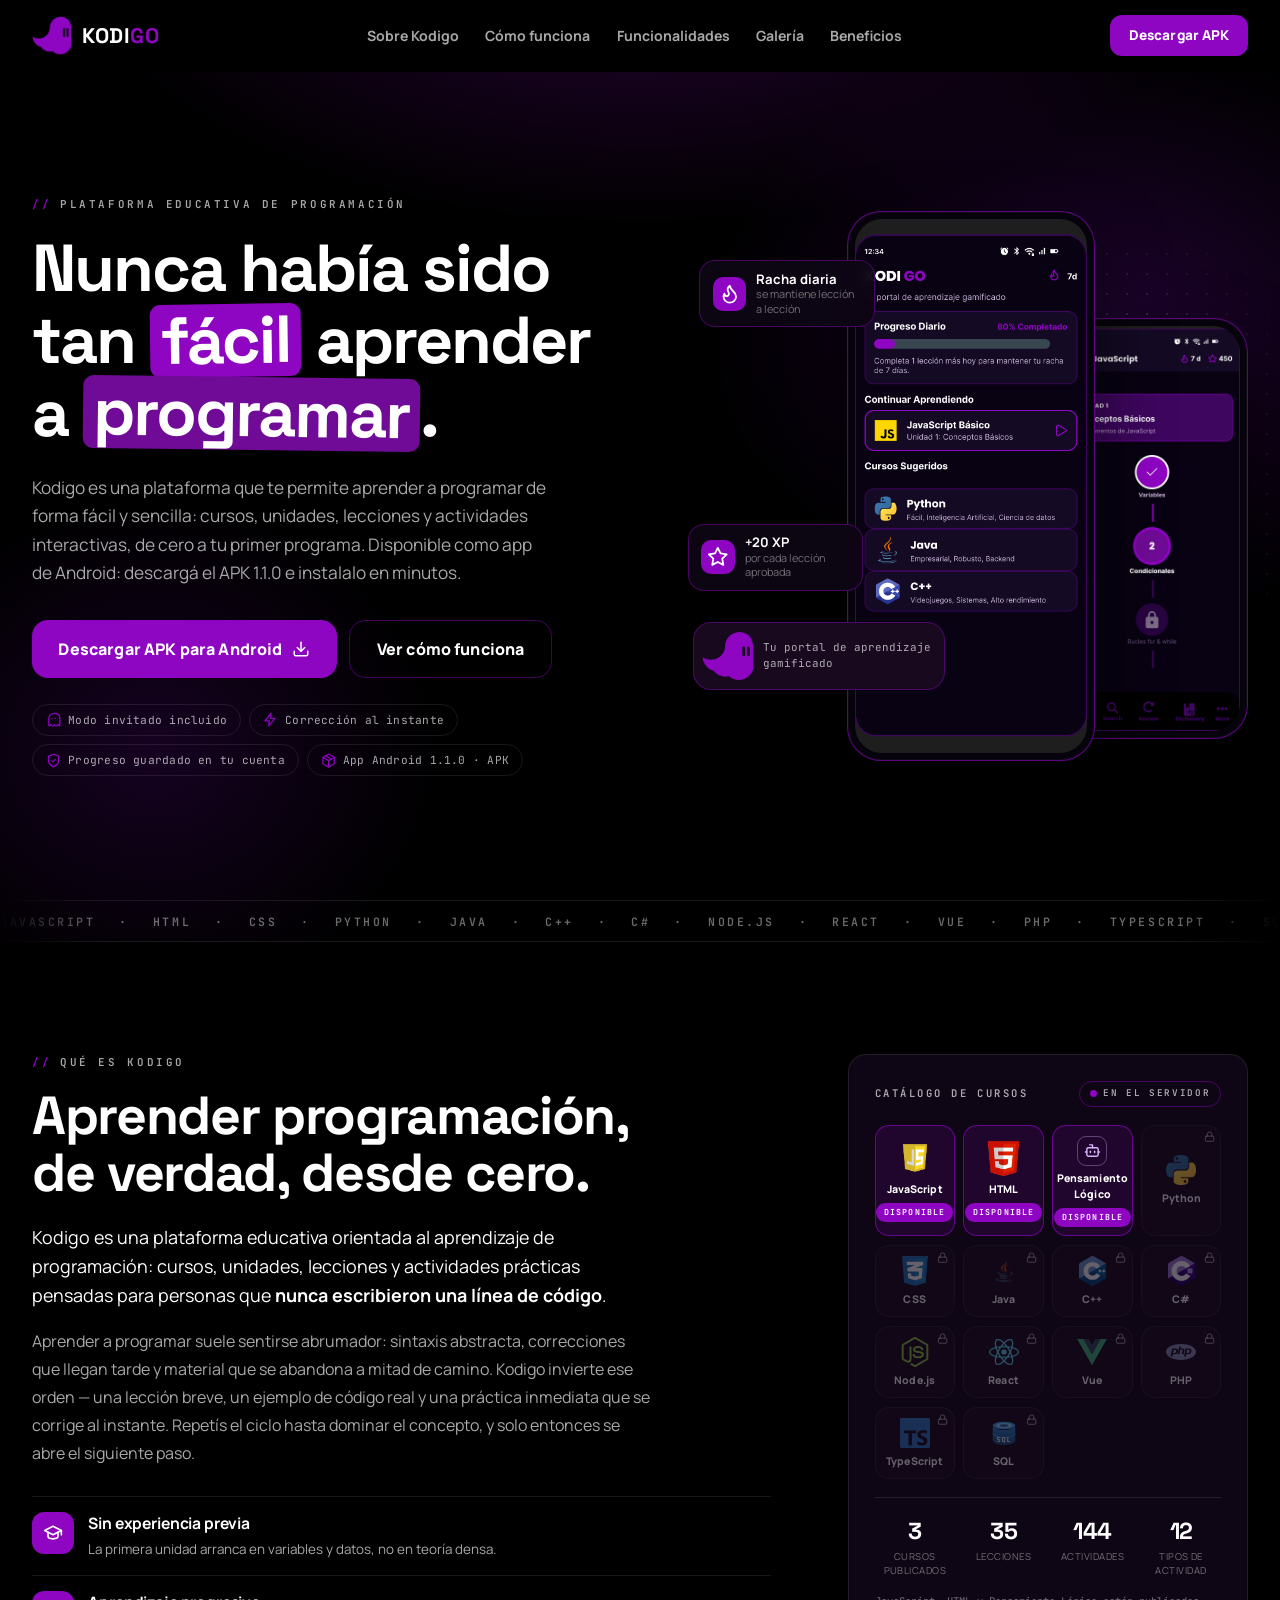
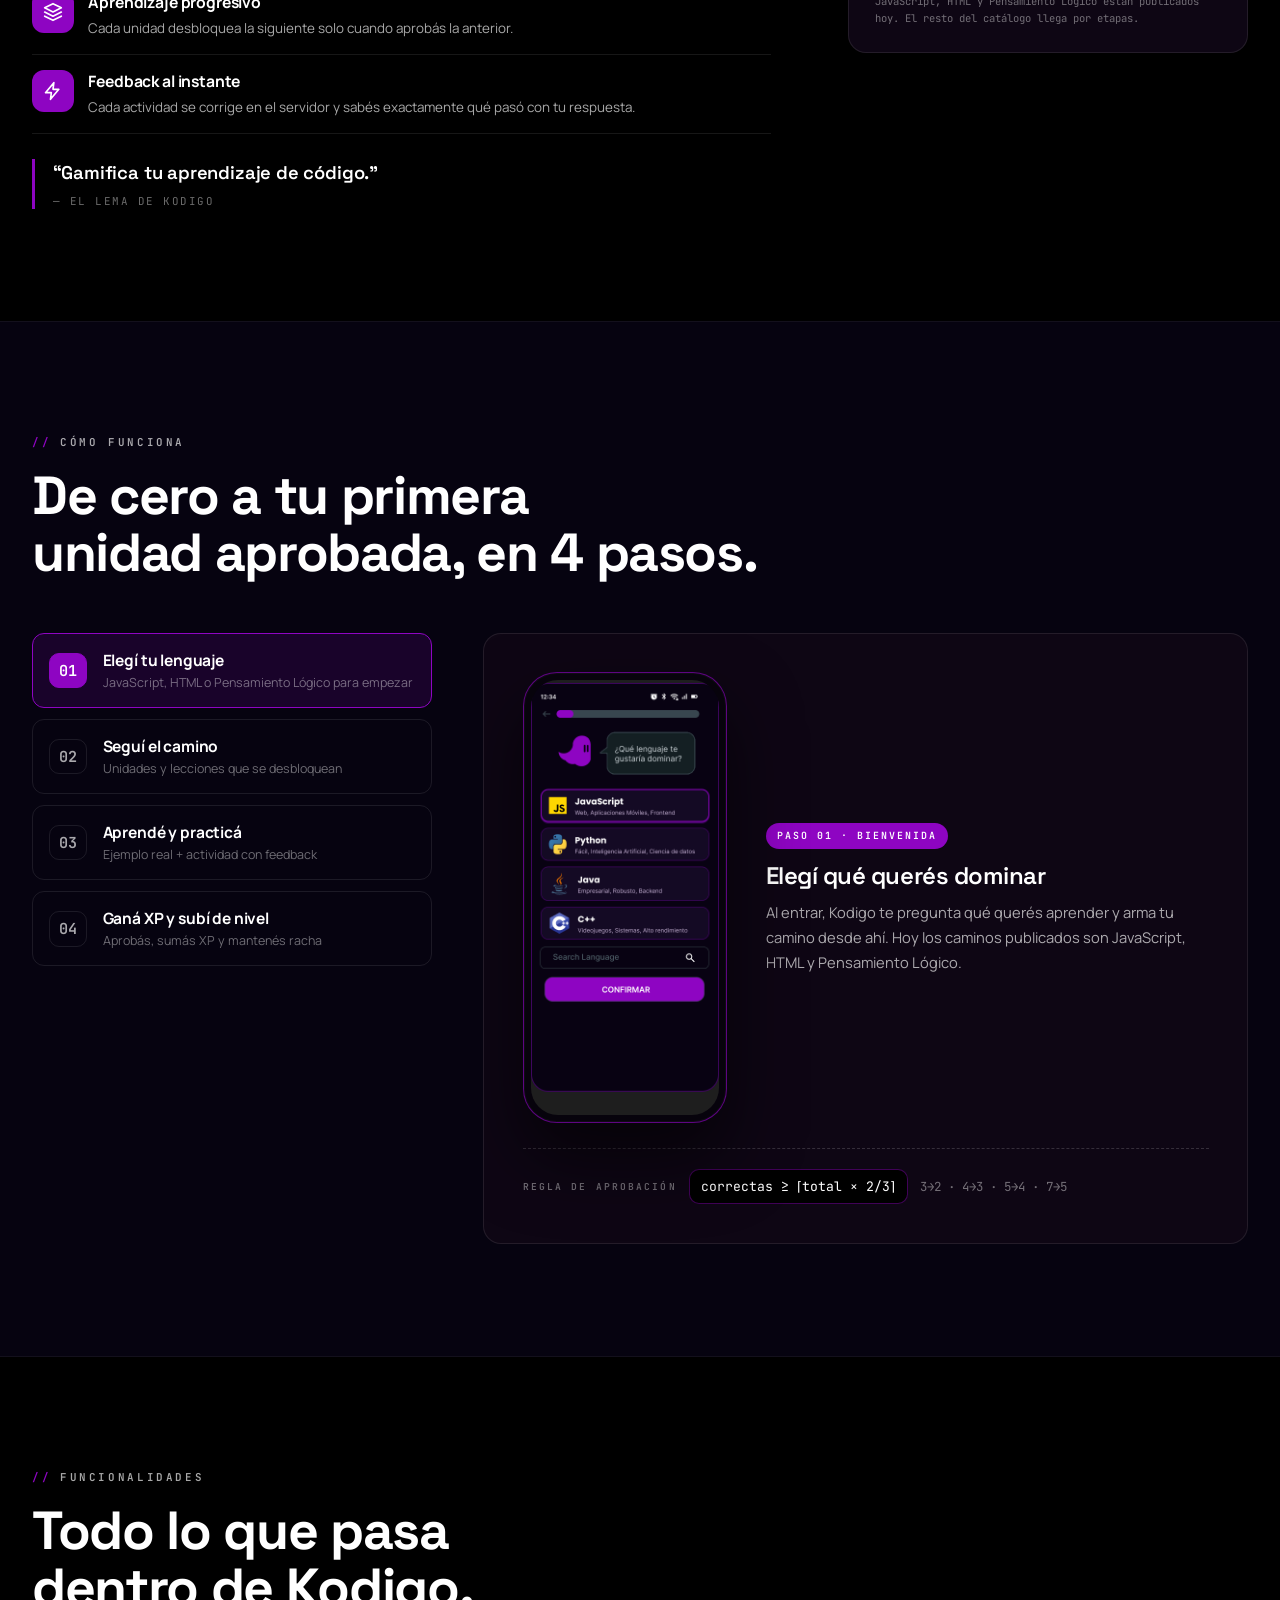
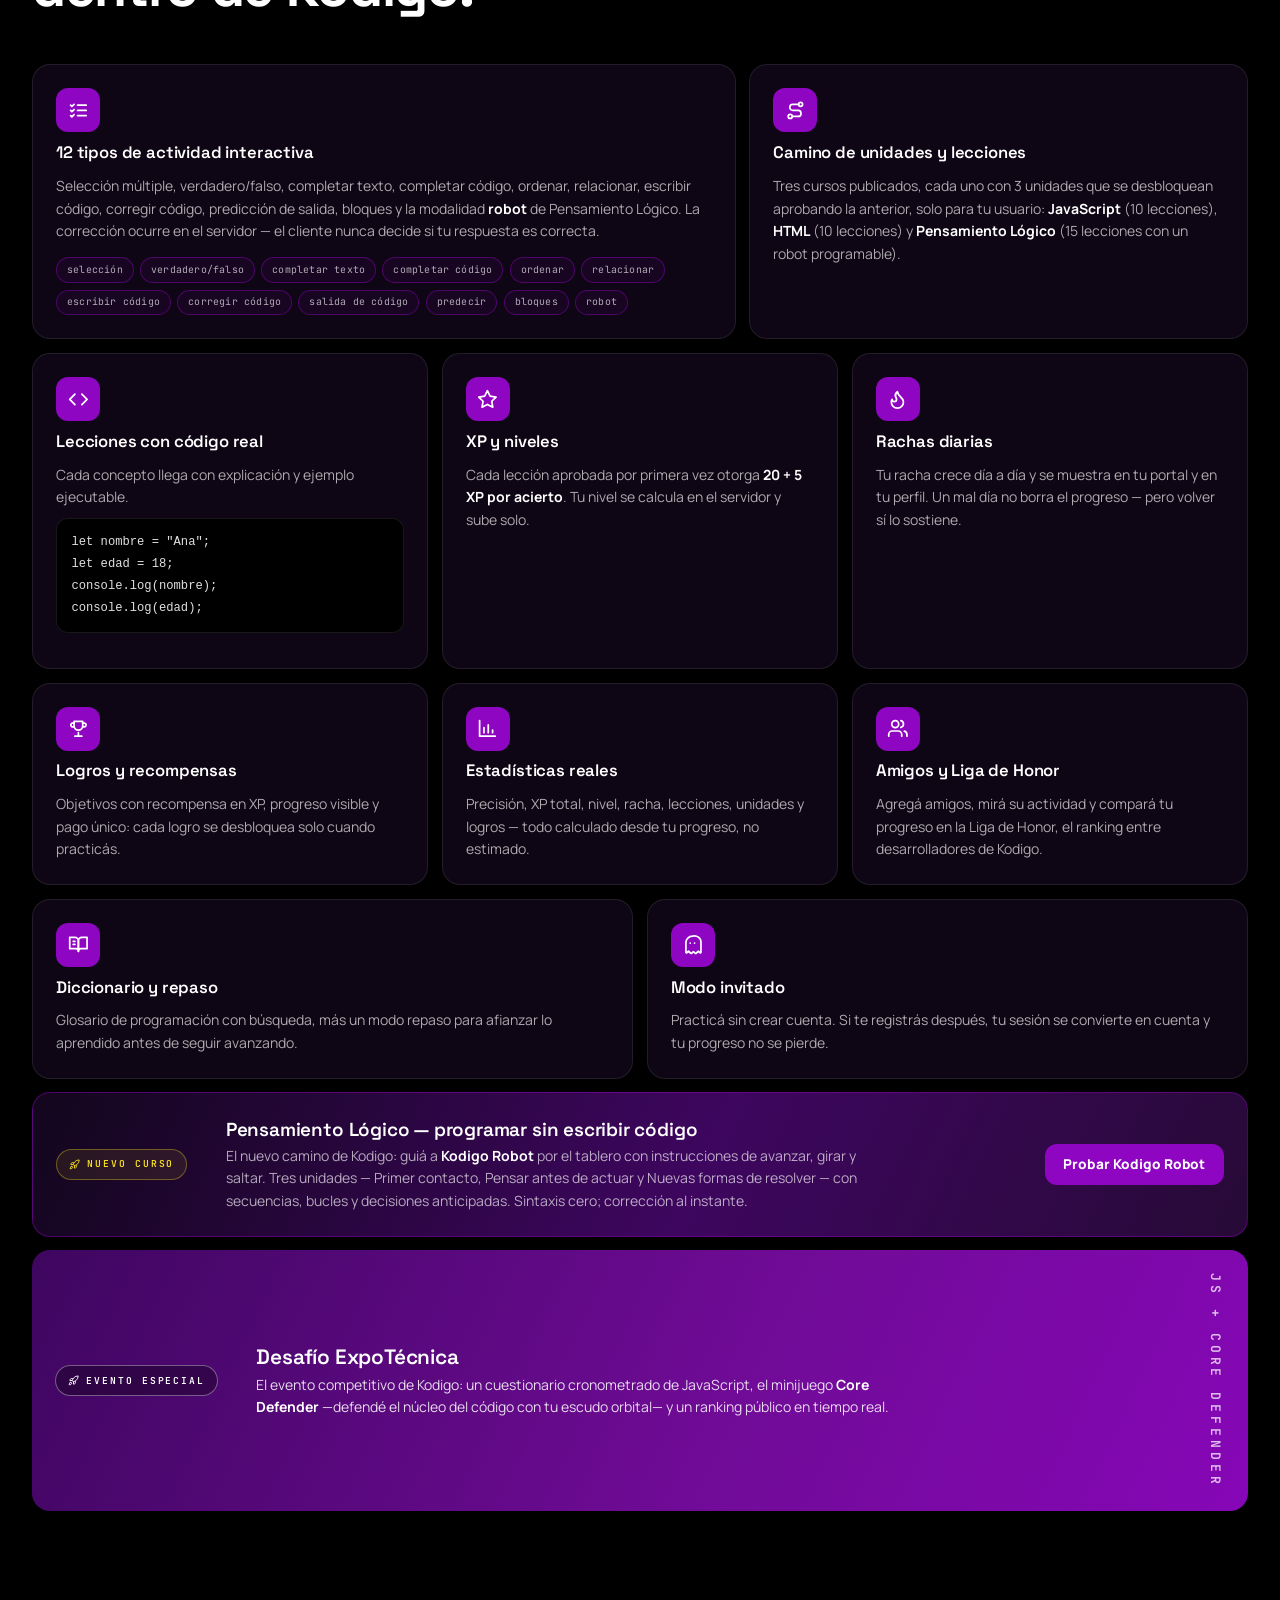
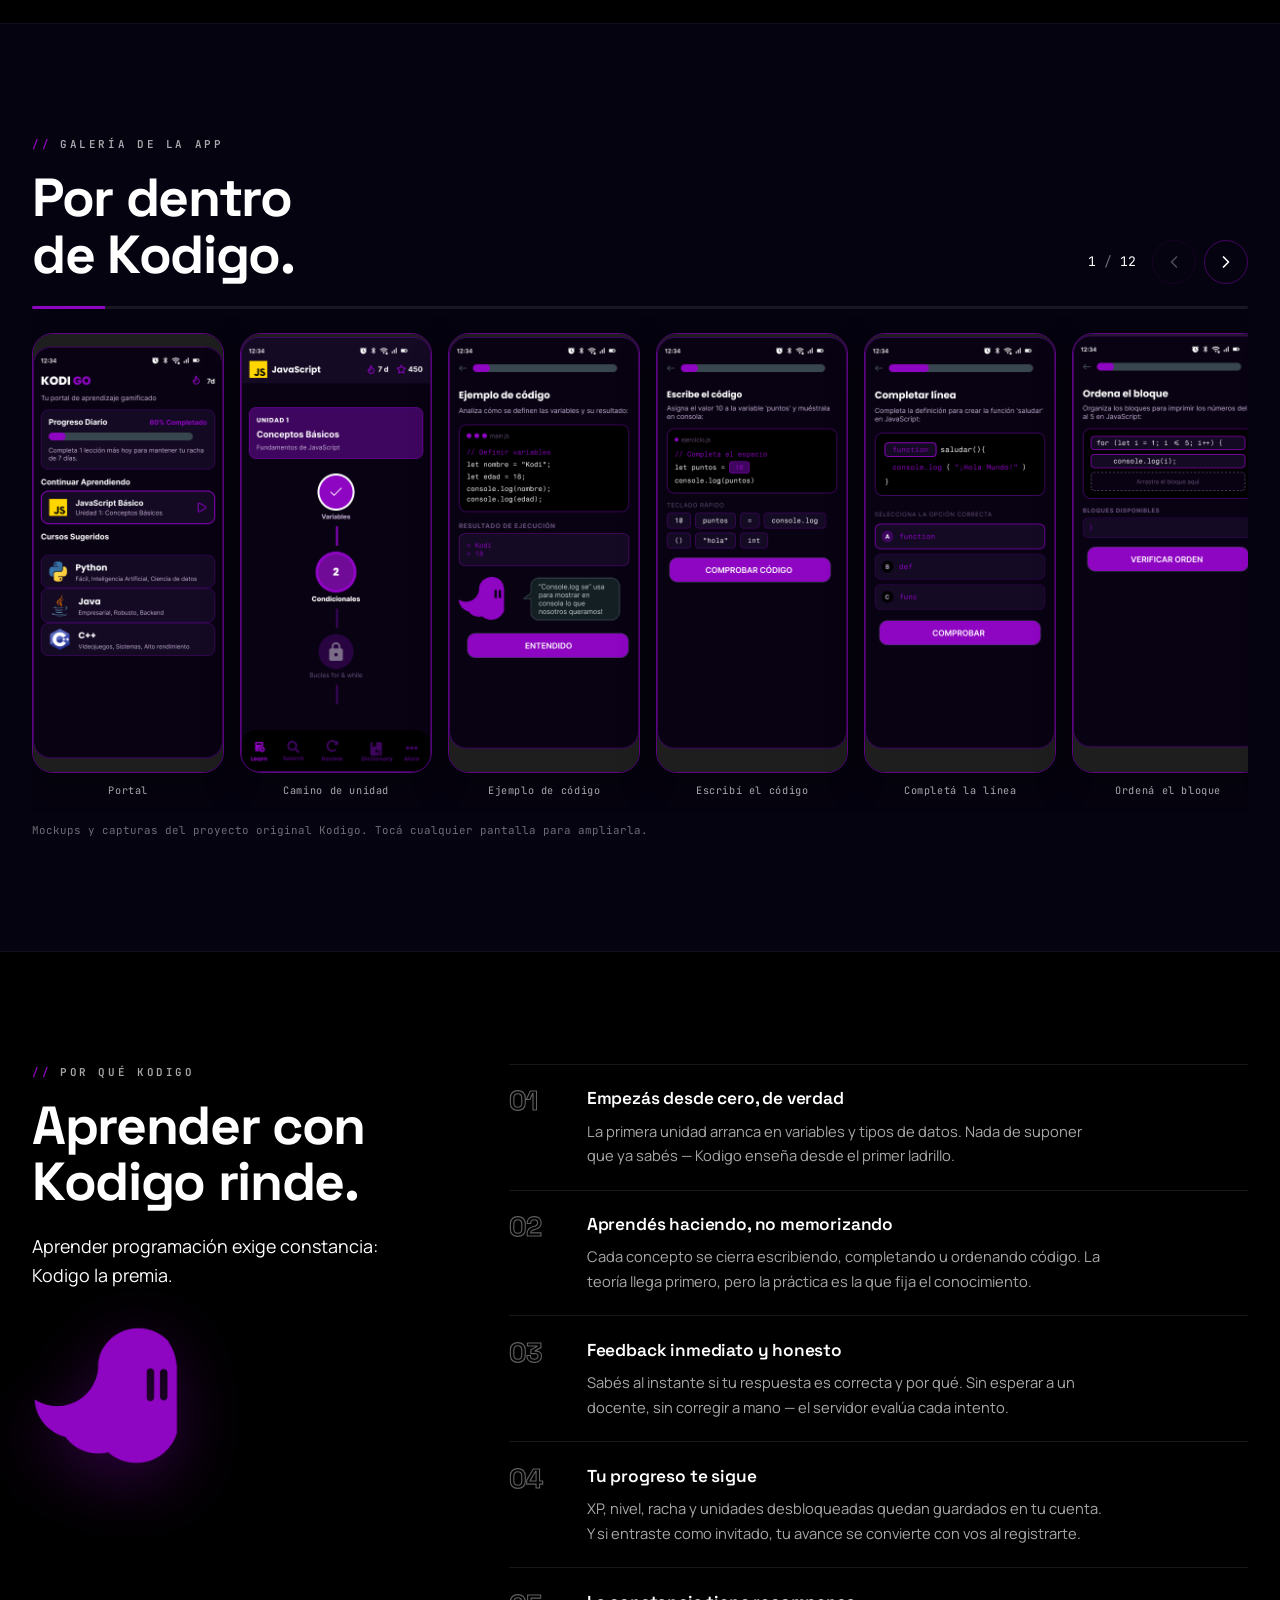
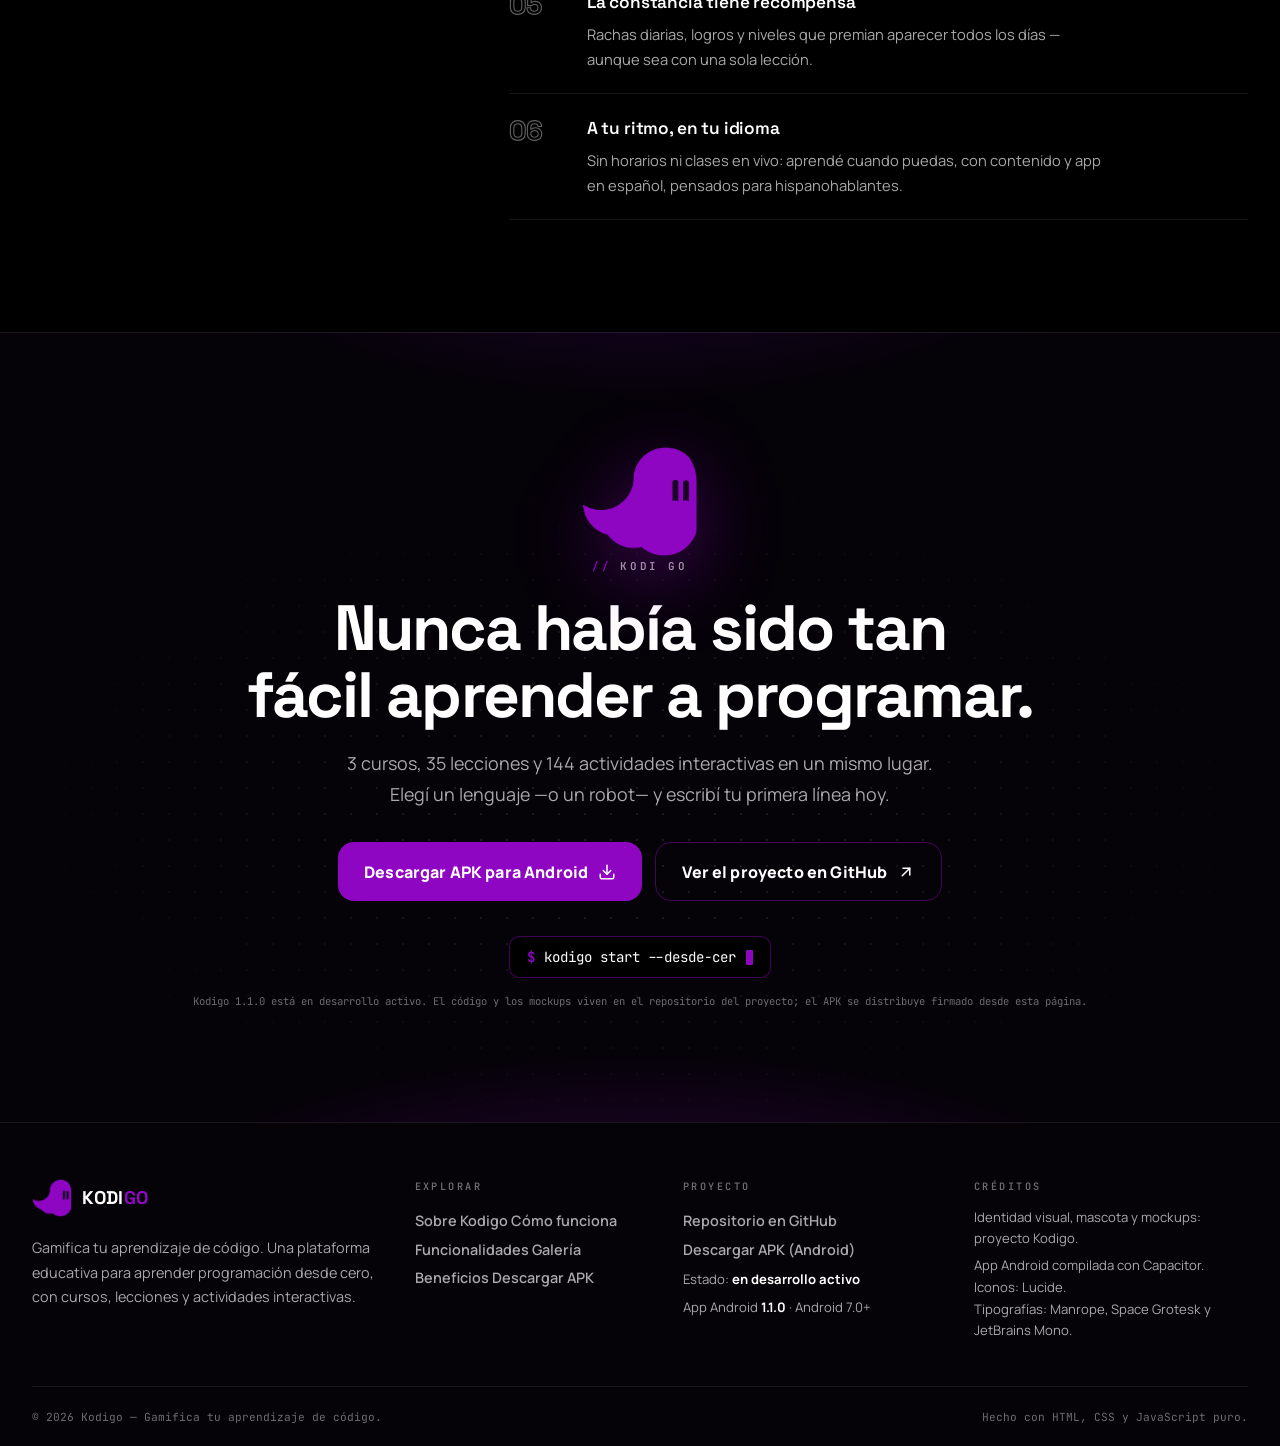
<file: index.html>
<!doctype html>
<html lang="es">
  <head>
    <meta charset="utf-8" />
    <meta name="viewport" content="width=device-width, initial-scale=1" />
    <title>Kodigo — Aprendé a programar desde cero</title>
    <meta
      name="description"
      content="Kodigo es una plataforma educativa que te enseña a programar desde cero: cursos, unidades, lecciones y actividades interactivas con corrección al instante, XP, rachas y logros. Disponible como app Android (APK 1.1.0) y en la web."
    />
    <meta name="theme-color" content="#000000" />
    <link rel="icon" type="image/png" href="assets/img/kodigo-ghost.png" />

    <!-- Open Graph -->
    <meta property="og:title" content="Kodigo — Aprendé a programar desde cero" />
    <meta
      property="og:description"
      content="Gamifica tu aprendizaje de código: cursos, lecciones y actividades interactivas con XP, rachas y logros. Desde cero, a tu ritmo. App Android disponible (APK 1.1.0)."
    />
    <meta property="og:type" content="website" />
    <meta property="og:image" content="assets/img/kodigo-ghost.png" />

    <!-- Tipografías (mismas que la app: Manrope, Space Grotesk y JetBrains Mono) -->
    <link rel="preconnect" href="https://fonts.googleapis.com" />
    <link rel="preconnect" href="https://fonts.gstatic.com" crossorigin />
    <link
      href="https://fonts.googleapis.com/css2?family=Manrope:wght@400;500;600;700;800&family=JetBrains+Mono:wght@400;600&family=Space+Grotesk:wght@500;600;700&display=swap"
      rel="stylesheet"
    />

    <link rel="stylesheet" href="css/styles.css" />
  </head>

  <body>
    <a class="skip-link" href="#contenido">Saltar al contenido principal</a>

    <!-- ════════════ A. NAVBAR ════════════ -->
    <header class="navbar" id="navbar">
      <div class="container navbar-inner">
        <a class="brand" href="#inicio" aria-label="Kodigo — ir al inicio">
          <img class="brand-ghost" src="assets/img/kodigo-ghost.png" alt="" width="40" height="38" />
          <span class="brand-word">KODI<span>GO</span></span>
        </a>

        <nav class="nav-links" id="nav-links" aria-label="Navegación principal">
          <a href="#sobre" data-spy="sobre">Sobre Kodigo</a>
          <a href="#como-funciona" data-spy="como-funciona">Cómo funciona</a>
          <a href="#funcionalidades" data-spy="funcionalidades">Funcionalidades</a>
          <a href="#galeria" data-spy="galeria">Galería</a>
          <a href="#beneficios" data-spy="beneficios">Beneficios</a>
        </nav>

        <div class="nav-actions">
          <a class="btn btn-primary btn-sm nav-cta" href="descarga.html">Descargar APK</a>
          <button
            class="nav-toggle"
            id="nav-toggle"
            type="button"
            aria-expanded="false"
            aria-controls="nav-links"
            aria-label="Abrir menú"
          >
            <span class="nav-toggle-bar"></span>
            <span class="nav-toggle-bar"></span>
            <span class="nav-toggle-bar"></span>
          </button>
        </div>
      </div>
    </header>

    <main id="contenido">
      <!-- ════════════ B. HERO ════════════ -->
      <section class="hero" id="inicio" aria-label="Kodigo — aprende programación desde cero">
        <div class="hero-glow" aria-hidden="true"></div>
        <div class="container hero-grid">
          <div class="hero-copy">
            <p class="eyebrow"><span class="eyebrow-mark">//</span> PLATAFORMA EDUCATIVA DE PROGRAMACIÓN</p>
            <h1 class="hero-title">
              Nunca había sido tan
              <span class="marker">fácil</span> aprender a
              <span class="marker marker-alt">programar</span>.
            </h1>
            <p class="hero-sub">
              Kodigo es una plataforma que te permite aprender a programar de forma fácil y
              sencilla: cursos, unidades, lecciones y actividades interactivas, de cero a tu
              primer programa. Disponible como app de Android: descargá el APK 1.1.0 e instalalo
              en minutos.
            </p>
            <div class="hero-ctas">
              <a class="btn btn-primary btn-lg" href="descarga.html">
                Descargar APK para Android
                <svg width="18" height="18" viewBox="0 0 24 24" fill="none" stroke="currentColor" stroke-width="2" stroke-linecap="round" stroke-linejoin="round" aria-hidden="true"><path d="M21 15v4a2 2 0 0 1-2 2H5a2 2 0 0 1-2-2v-4"/><path d="m7 10 5 5 5-5"/><path d="M12 15V3"/></svg>
              </a>
              <a class="btn btn-ghost btn-lg" href="#como-funciona">Ver cómo funciona</a>
            </div>
            <ul class="hero-chips" aria-label="Destacados">
              <li><i data-lucide="ghost"></i>Modo invitado incluido</li>
              <li><i data-lucide="zap"></i>Corrección al instante</li>
              <li><i data-lucide="shield-check"></i>Progreso guardado en tu cuenta</li>
              <li><i data-lucide="package"></i>App Android 1.1.0 · APK</li>
            </ul>
          </div>

          <!-- Composición visual: mockups reales de la app -->
          <div class="hero-stage" aria-hidden="false">
            <div class="stage-dotgrid" aria-hidden="true"></div>
            <figure class="phone phone-main">
              <img
                src="assets/img/screens/screen-13-portal.png"
                alt="Portal de Kodigo: progreso diario, continuar aprendiendo y cursos sugeridos"
                width="390"
                height="898"
              />
            </figure>
            <figure class="phone phone-side">
              <img
                src="assets/img/screens/screen-04-camino.png"
                alt="Unidad 1 Conceptos Básicos: camino de lecciones en el curso de JavaScript"
                width="390"
                height="898"
                
              />
            </figure>
            <div class="float-chip chip-racha" aria-hidden="true">
              <i data-lucide="flame"></i>
              <div><strong>Racha diaria</strong><span>se mantiene lección a lección</span></div>
            </div>
            <div class="float-chip chip-xp" aria-hidden="true">
              <i data-lucide="star"></i>
              <div><strong>+20 XP</strong><span>por cada lección aprobada</span></div>
            </div>
            <div class="stage-bubble" aria-hidden="true">
              <img src="assets/img/fantasma-feliz.png" alt="" width="54" height="52" />
              <span>Tu portal de aprendizaje<br />gamificado</span>
            </div>
          </div>
        </div>

        <!-- Ticker del catálogo -->
        <div class="ticker" aria-hidden="true">
          <div class="ticker-track" id="ticker-track">
            <span>JAVASCRIPT</span><span>·</span><span>HTML</span><span>·</span><span>CSS</span><span>·</span><span>PYTHON</span><span>·</span><span>JAVA</span><span>·</span><span>C++</span><span>·</span><span>C#</span><span>·</span><span>NODE.JS</span><span>·</span><span>REACT</span><span>·</span><span>VUE</span><span>·</span><span>PHP</span><span>·</span><span>TYPESCRIPT</span><span>·</span><span>SQL</span><span>·</span><span>PENSAMIENTO LÓGICO</span><span>·</span><span>KODIGO ROBOT</span><span>·</span><span>JAVASCRIPT</span><span>·</span><span>HTML</span><span>·</span><span>CSS</span><span>·</span><span>PYTHON</span><span>·</span><span>JAVA</span><span>·</span><span>C++</span><span>·</span><span>C#</span><span>·</span><span>NODE.JS</span><span>·</span><span>REACT</span><span>·</span><span>VUE</span><span>·</span><span>PHP</span><span>·</span><span>TYPESCRIPT</span><span>·</span><span>SQL</span><span>·</span><span>PENSAMIENTO LÓGICO</span><span>·</span><span>KODIGO ROBOT</span><span>·</span>
          </div>
        </div>
      </section>

      <!-- ════════════ C. SOBRE KODIGO ════════════ -->
      <section class="section" id="sobre" aria-labelledby="sobre-title">
        <div class="container">
          <div class="sobre-grid">
            <div class="sobre-copy">
              <p class="eyebrow"><span class="eyebrow-mark">//</span> QUÉ ES KODIGO</p>
              <h2 class="section-title" id="sobre-title">
                Aprender programación,<br />de verdad, desde cero.
              </h2>
              <p class="lead">
                Kodigo es una plataforma educativa orientada al aprendizaje de programación:
                cursos, unidades, lecciones y actividades prácticas pensadas para personas que
                <strong>nunca escribieron una línea de código</strong>.
              </p>
              <p class="body-text">
                Aprender a programar suele sentirse abrumador: sintaxis abstracta, correcciones que
                llegan tarde y material que se abandona a mitad de camino. Kodigo invierte ese
                orden — una lección breve, un ejemplo de código real y una práctica inmediata que
                se corrige al instante. Repetís el ciclo hasta dominar el concepto, y solo entonces
                se abre el siguiente paso.
              </p>

              <ul class="pillars">
                <li>
                  <span class="pillar-icon"><i data-lucide="graduation-cap"></i></span>
                  <span><strong>Sin experiencia previa</strong><small>La primera unidad arranca en variables y datos, no en teoría densa.</small></span>
                </li>
                <li>
                  <span class="pillar-icon"><i data-lucide="layers"></i></span>
                  <span><strong>Aprendizaje progresivo</strong><small>Cada unidad desbloquea la siguiente solo cuando aprobás la anterior.</small></span>
                </li>
                <li>
                  <span class="pillar-icon"><i data-lucide="zap"></i></span>
                  <span><strong>Feedback al instante</strong><small>Cada actividad se corrige en el servidor y sabés exactamente qué pasó con tu respuesta.</small></span>
                </li>
              </ul>

              <blockquote class="lema">
                “Gamifica tu aprendizaje de código.”
                <cite>— El lema de Kodigo</cite>
              </blockquote>
            </div>

            <!-- Panel lateral: catálogo real + cifras del contenido -->
            <aside class="catalog-panel" aria-label="Catálogo de cursos de Kodigo">
              <div class="catalog-head">
                <p class="catalog-title">CATÁLOGO DE CURSOS</p>
                <span class="catalog-badge"><span class="live-dot"></span>EN EL SERVIDOR</span>
              </div>

              <ul class="course-grid">
                <li class="course is-available">
                  <img src="assets/img/cursos/javascriptLogo.webp" alt="Logo de JavaScript" width="34" height="34" />
                  <span class="course-name">JavaScript</span>
                  <span class="course-state">Disponible</span>
                </li>
                <li class="course is-available">
                  <img src="assets/img/cursos/htmlLogo.png" alt="Logo de HTML" width="34" height="34" />
                  <span class="course-name">HTML</span>
                  <span class="course-state">Disponible</span>
                </li>
                <li class="course is-available">
                  <span class="course-mono course-icon"><i data-lucide="bot"></i></span>
                  <span class="course-name">Pensamiento Lógico</span>
                  <span class="course-state">Disponible</span>
                </li>
                <li class="course is-locked"><img src="assets/img/cursos/pythonLogo.webp" alt="" width="30" height="30" loading="lazy" /><span class="course-name">Python</span><i data-lucide="lock" aria-hidden="true"></i></li>
                <li class="course is-locked"><img src="assets/img/cursos/cssLogo.svg" alt="" width="30" height="30" loading="lazy" /><span class="course-name">CSS</span><i data-lucide="lock" aria-hidden="true"></i></li>
                <li class="course is-locked"><img src="assets/img/cursos/javaLogo.webp" alt="" width="30" height="30" loading="lazy" /><span class="course-name">Java</span><i data-lucide="lock" aria-hidden="true"></i></li>
                <li class="course is-locked"><img src="assets/img/cursos/cppLogo.webp" alt="" width="30" height="30" loading="lazy" /><span class="course-name">C++</span><i data-lucide="lock" aria-hidden="true"></i></li>
                <li class="course is-locked"><img src="assets/img/cursos/csharpLogo.webp" alt="" width="30" height="30" loading="lazy" /><span class="course-name">C#</span><i data-lucide="lock" aria-hidden="true"></i></li>
                <li class="course is-locked"><img src="assets/img/cursos/nodeLogo.svg" alt="" width="30" height="30" loading="lazy" /><span class="course-name">Node.js</span><i data-lucide="lock" aria-hidden="true"></i></li>
                <li class="course is-locked"><img src="assets/img/cursos/reactLogo.webp" alt="" width="30" height="30" loading="lazy" /><span class="course-name">React</span><i data-lucide="lock" aria-hidden="true"></i></li>
                <li class="course is-locked"><img src="assets/img/cursos/vueLogo.webp" alt="" width="30" height="30" loading="lazy" /><span class="course-name">Vue</span><i data-lucide="lock" aria-hidden="true"></i></li>
                <li class="course is-locked"><img src="assets/img/cursos/phpLogo.svg" alt="" width="30" height="30" loading="lazy" /><span class="course-name">PHP</span><i data-lucide="lock" aria-hidden="true"></i></li>
                <li class="course is-locked"><img src="assets/img/cursos/typescriptLogo.svg" alt="" width="30" height="30" loading="lazy" /><span class="course-name">TypeScript</span><i data-lucide="lock" aria-hidden="true"></i></li>
                <li class="course is-locked"><img src="assets/img/cursos/sqlLogo.svg" alt="" width="30" height="30" loading="lazy" /><span class="course-name">SQL</span><i data-lucide="lock" aria-hidden="true"></i></li>
              </ul>

              <div class="catalog-stats" aria-label="Cifras del contenido publicado">
                <div><strong>3</strong><span>cursos publicados</span></div>
                <div><strong>35</strong><span>lecciones</span></div>
                <div><strong>144</strong><span>actividades</span></div>
                <div><strong>12</strong><span>tipos de actividad</span></div>
              </div>
              <p class="catalog-note">
                JavaScript, HTML y Pensamiento Lógico están publicados hoy. El resto del catálogo llega por etapas.
              </p>
            </aside>
          </div>
        </div>
      </section>

      <!-- ════════════ D. CÓMO FUNCIONA ════════════ -->
      <section class="section section-alt" id="como-funciona" aria-labelledby="recorrido-title">
        <div class="container">
          <p class="eyebrow"><span class="eyebrow-mark">//</span> CÓMO FUNCIONA</p>
          <h2 class="section-title" id="recorrido-title">De cero a tu primera<br />unidad aprobada, en 4 pasos.</h2>

          <div class="recorrido">
            <div class="recorrido-tabs" role="tablist" aria-label="Etapas del aprendizaje en Kodigo" id="recorrido-tabs">
              <button class="recorrido-tab is-active" role="tab" id="tab-paso-1" aria-selected="true" aria-controls="panel-paso-1" data-tab="paso-1">
                <span class="tab-num">01</span>
                <span class="tab-body"><strong>Elegí tu lenguaje</strong><small>JavaScript, HTML o Pensamiento Lógico para empezar</small></span>
              </button>
              <button class="recorrido-tab" role="tab" id="tab-paso-2" aria-selected="false" aria-controls="panel-paso-2" data-tab="paso-2" tabindex="-1">
                <span class="tab-num">02</span>
                <span class="tab-body"><strong>Seguí el camino</strong><small>Unidades y lecciones que se desbloquean</small></span>
              </button>
              <button class="recorrido-tab" role="tab" id="tab-paso-3" aria-selected="false" aria-controls="panel-paso-3" data-tab="paso-3" tabindex="-1">
                <span class="tab-num">03</span>
                <span class="tab-body"><strong>Aprendé y practicá</strong><small>Ejemplo real + actividad con feedback</small></span>
              </button>
              <button class="recorrido-tab" role="tab" id="tab-paso-4" aria-selected="false" aria-controls="panel-paso-4" data-tab="paso-4" tabindex="-1">
                <span class="tab-num">04</span>
                <span class="tab-body"><strong>Ganá XP y subí de nivel</strong><small>Aprobás, sumás XP y mantenés racha</small></span>
              </button>
            </div>

            <div class="recorrido-stage">
              <div class="recorrido-panels">
                <figure class="recorrido-panel is-active" role="tabpanel" id="panel-paso-1" aria-labelledby="tab-paso-1" data-panel="paso-1">
                  <div class="phone phone-mid">
                    <img src="assets/img/screens/screen-03-lenguaje.png" alt="Pantalla para elegir qué lenguaje dominar: JavaScript, Python, Java y C++" width="390" height="898"  />
                  </div>
                  <figcaption>
                    <span class="panel-tag">PASO 01 · BIENVENIDA</span>
                    <strong>Elegí qué querés dominar</strong>
                    <p>Al entrar, Kodigo te pregunta qué querés aprender y arma tu camino desde ahí. Hoy los caminos publicados son JavaScript, HTML y Pensamiento Lógico.</p>
                  </figcaption>
                </figure>

                <figure class="recorrido-panel" role="tabpanel" id="panel-paso-2" aria-labelledby="tab-paso-2" data-panel="paso-2" hidden>
                  <div class="phone phone-mid">
                    <img src="assets/img/screens/screen-04-camino.png" alt="Unidad 1 Conceptos Básicos: camino visual de Variables, Condicionales y Bucles" width="390" height="898"  />
                  </div>
                  <figcaption>
                    <span class="panel-tag">PASO 02 · EL CAMINO</span>
                    <strong>Avanzá por el camino de cada unidad</strong>
                    <p>Cada unidad es un mapa de lecciones. Aprobás la lección anterior y recién ahí se desbloquea la siguiente — el progreso es tuyo, no del curso.</p>
                  </figcaption>
                </figure>

                <figure class="recorrido-panel" role="tabpanel" id="panel-paso-3" aria-labelledby="tab-paso-3" data-panel="paso-3" hidden>
                  <div class="phone phone-mid">
                    <img src="assets/img/screens/screen-06-escribir.png" alt="Actividad: asigná el valor 10 a la variable puntos y muestrala en consola" width="390" height="898"  />
                  </div>
                  <figcaption>
                    <span class="panel-tag">PASO 03 · LA PRÁCTICA</span>
                    <strong>Leé, escribí y recibí feedback</strong>
                    <p>Cada lección explica el concepto con un ejemplo real —código o un tablero del robot— y termina en actividades: escribí, completá u ordená código y recibí la corrección al instante.</p>
                  </figcaption>
                </figure>

                <figure class="recorrido-panel" role="tabpanel" id="panel-paso-4" aria-labelledby="tab-paso-4" data-panel="paso-4" hidden>
                  <div class="phone phone-mid">
                    <img src="assets/img/screens/screen-21-completada.png" alt="Clase completada: precisión 92%, tiempo 4:15 y +150 XP ganados" width="390" height="898"  />
                  </div>
                  <figcaption>
                    <span class="panel-tag">PASO 04 · LA RECOMPENSA</span>
                    <strong>Aprobá, sumá XP y seguí la racha</strong>
                    <p>Para aprobar una lección necesitás 2 de cada 3 aciertos. La primera aprobación paga XP —20 más 5 por acierto—, suma nivel y extiende tu racha.</p>
                  </figcaption>
                </figure>
              </div>

              <p class="recorrido-rule" aria-label="Regla de aprobación">
                <span class="mono-label">REGLA DE APROBACIÓN</span>
                <code>correctas ≥ ⌈total × 2/3⌉</code>
                <span class="rule-examples">3→2 · 4→3 · 5→4 · 7→5</span>
              </p>
            </div>
          </div>
        </div>
      </section>

      <!-- ════════════ E. FUNCIONALIDADES ════════════ -->
      <section class="section" id="funcionalidades" aria-labelledby="func-title">
        <div class="container">
          <p class="eyebrow"><span class="eyebrow-mark">//</span> FUNCIONALIDADES</p>
          <h2 class="section-title" id="func-title">Todo lo que pasa<br />dentro de Kodigo.</h2>

          <div class="bento">
            <article class="bcell bcell-a">
              <div class="bcell-icon"><i data-lucide="list-checks"></i></div>
              <h3>12 tipos de actividad interactiva</h3>
              <p>
                Selección múltiple, verdadero/falso, completar texto, completar código, ordenar,
                relacionar, escribir código, corregir código, predicción de salida, bloques y la
                modalidad <strong>robot</strong> de Pensamiento Lógico. La corrección ocurre en el
                servidor — el cliente nunca decide si tu respuesta es correcta.
              </p>
              <ul class="chip-row" aria-label="Tipos de actividad">
                <li>selección</li><li>verdadero/falso</li><li>completar texto</li><li>completar código</li><li>ordenar</li><li>relacionar</li><li>escribir código</li><li>corregir código</li><li>salida de código</li><li>predecir</li><li>bloques</li><li>robot</li>
              </ul>
            </article>

            <article class="bcell bcell-b">
              <div class="bcell-icon"><i data-lucide="route"></i></div>
              <h3>Camino de unidades y lecciones</h3>
              <p>
                Tres cursos publicados, cada uno con 3 unidades que se desbloquean aprobando la
                anterior, solo para tu usuario: <strong>JavaScript</strong> (10 lecciones),
                <strong>HTML</strong> (10 lecciones) y <strong>Pensamiento Lógico</strong> (15
                lecciones con un robot programable).
              </p>
            </article>

            <article class="bcell bcell-c">
              <div class="bcell-icon"><i data-lucide="code-2"></i></div>
              <h3>Lecciones con código real</h3>
              <p>Cada concepto llega con explicación y ejemplo ejecutable.</p>
              <pre class="code-block" aria-hidden="true"><code>let nombre = "Ana";
let edad = 18;
console.log(nombre);
console.log(edad);</code></pre>
            </article>

            <article class="bcell bcell-d">
              <div class="bcell-icon"><i data-lucide="star"></i></div>
              <h3>XP y niveles</h3>
              <p>Cada lección aprobada por primera vez otorga <strong>20 + 5 XP por acierto</strong>. Tu nivel se calcula en el servidor y sube solo.</p>
            </article>

            <article class="bcell bcell-e">
              <div class="bcell-icon"><i data-lucide="flame"></i></div>
              <h3>Rachas diarias</h3>
              <p>Tu racha crece día a día y se muestra en tu portal y en tu perfil. Un mal día no borra el progreso — pero volver sí lo sostiene.</p>
            </article>

            <article class="bcell bcell-f">
              <div class="bcell-icon"><i data-lucide="trophy"></i></div>
              <h3>Logros y recompensas</h3>
              <p>Objetivos con recompensa en XP, progreso visible y pago único: cada logro se desbloquea solo cuando practicás.</p>
            </article>

            <article class="bcell bcell-g">
              <div class="bcell-icon"><i data-lucide="chart-column"></i></div>
              <h3>Estadísticas reales</h3>
              <p>Precisión, XP total, nivel, racha, lecciones, unidades y logros — todo calculado desde tu progreso, no estimado.</p>
            </article>

            <article class="bcell bcell-h">
              <div class="bcell-icon"><i data-lucide="users"></i></div>
              <h3>Amigos y Liga de Honor</h3>
              <p>Agregá amigos, mirá su actividad y compará tu progreso en la Liga de Honor, el ranking entre desarrolladores de Kodigo.</p>
            </article>

            <article class="bcell bcell-i">
              <div class="bcell-icon"><i data-lucide="book-open-text"></i></div>
              <h3>Diccionario y repaso</h3>
              <p>Glosario de programación con búsqueda, más un modo repaso para afianzar lo aprendido antes de seguir avanzando.</p>
            </article>

            <article class="bcell bcell-j">
              <div class="bcell-icon"><i data-lucide="ghost"></i></div>
              <h3>Modo invitado</h3>
              <p>Practicá sin crear cuenta. Si te registrás después, tu sesión se convierte en cuenta y tu progreso no se pierde.</p>
            </article>

            <!-- Franja transversal: nuevo curso -->
            <article class="bcell bcell-l">
              <span class="robot-tag"><i data-lucide="rocket"></i>NUEVO CURSO</span>
              <div class="robot-body">
                <h3>Pensamiento Lógico — programar sin escribir código</h3>
                <p>
                  El nuevo camino de Kodigo: guiá a <strong>Kodigo Robot</strong> por el tablero con
                  instrucciones de avanzar, girar y saltar. Tres unidades — Primer contacto, Pensar
                  antes de actuar y Nuevas formas de resolver — con secuencias, bucles y
                  decisiones anticipadas. Sintaxis cero; corrección al instante.
                </p>
              </div>
              <a class="btn btn-primary btn-sm robot-cta" href="descarga.html">Probar Kodigo Robot</a>
            </article>

            <!-- Franja transversal: evento especial -->
            <article class="bcell bcell-k">
              <span class="event-tag"><i data-lucide="rocket"></i>EVENTO ESPECIAL</span>
              <div class="event-body">
                <h3>Desafío ExpoTécnica</h3>
                <p>
                  El evento competitivo de Kodigo: un cuestionario cronometrado de JavaScript, el
                  minijuego <strong>Core Defender</strong> —defendé el núcleo del código con tu
                  escudo orbital— y un ranking público en tiempo real.
                </p>
              </div>
              <span class="event-mono">JS + CORE&nbsp;DEFENDER</span>
            </article>
          </div>
        </div>
      </section>

      <!-- ════════════ F. GALERÍA ════════════ -->
      <section class="section section-alt" id="galeria" aria-labelledby="galeria-title">
        <div class="container">
          <div class="galeria-head">
            <div>
              <p class="eyebrow"><span class="eyebrow-mark">//</span> GALERÍA DE LA APP</p>
              <h2 class="section-title" id="galeria-title">Por dentro<br />de Kodigo.</h2>
            </div>
            <div class="galeria-nav">
              <p class="galeria-counter"><span id="galeria-current">1</span> / <span id="galeria-total">12</span></p>
              <div class="galeria-arrows">
                <button type="button" class="icon-btn" id="galeria-prev" aria-label="Ver pantalla anterior">
                  <svg width="20" height="20" viewBox="0 0 24 24" fill="none" stroke="currentColor" stroke-width="2" stroke-linecap="round" stroke-linejoin="round" aria-hidden="true"><path d="M15 18l-6-6 6-6"/></svg>
                </button>
                <button type="button" class="icon-btn" id="galeria-next" aria-label="Ver pantalla siguiente">
                  <svg width="20" height="20" viewBox="0 0 24 24" fill="none" stroke="currentColor" stroke-width="2" stroke-linecap="round" stroke-linejoin="round" aria-hidden="true"><path d="M9 6l6 6-6 6"/></svg>
                </button>
              </div>
            </div>
          </div>

          <div class="galeria-progress" aria-hidden="true"><div class="galeria-progress-fill" id="galeria-progress"></div></div>

          <div class="galeria-track" id="galeria-track" tabindex="0" aria-label="Pantallas de Kodigo, deslizá para recorrer">
            <figure class="shot" data-caption="Portal — tu progreso diario y qué sigue">
              <button class="shot-btn" type="button" aria-label="Ampliar pantalla: Portal"><img src="assets/img/screens/screen-13-portal.png" alt="Portal de Kodigo con progreso diario, continuar aprendiendo y cursos sugeridos" width="390" height="898"  /></button>
              <figcaption>Portal</figcaption>
            </figure>
            <figure class="shot" data-caption="Unidad 1 — el camino de lecciones">
              <button class="shot-btn" type="button" aria-label="Ampliar pantalla: Camino de unidad"><img src="assets/img/screens/screen-04-camino.png" alt="Unidad 1 Conceptos Básicos con el camino Variables y Condicionales" width="390" height="898"  /></button>
              <figcaption>Camino de unidad</figcaption>
            </figure>
            <figure class="shot" data-caption="Lección — ejemplo de código y resultado">
              <button class="shot-btn" type="button" aria-label="Ampliar pantalla: Ejemplo de código"><img src="assets/img/screens/screen-05-ejemplo.png" alt="Ejemplo de código con variables y resultado de ejecución" width="390" height="898"  /></button>
              <figcaption>Ejemplo de código</figcaption>
            </figure>
            <figure class="shot" data-caption="Actividad — escribí código desde la primera lección">
              <button class="shot-btn" type="button" aria-label="Ampliar pantalla: Escribí el código"><img src="assets/img/screens/screen-06-escribir.png" alt="Actividad para asignar 10 a la variable puntos y mostrarla en consola" width="390" height="898"  /></button>
              <figcaption>Escribí el código</figcaption>
            </figure>
            <figure class="shot" data-caption="Actividad — completá la línea que falta">
              <button class="shot-btn" type="button" aria-label="Ampliar pantalla: Completá la línea"><img src="assets/img/screens/screen-07-completar.png" alt="Actividad completar la definición de la función saludar" width="390" height="898"  /></button>
              <figcaption>Completá la línea</figcaption>
            </figure>
            <figure class="shot" data-caption="Actividad — ordená los bloques del programa">
              <button class="shot-btn" type="button" aria-label="Ampliar pantalla: Ordená el bloque"><img src="assets/img/screens/screen-09-ordenar.png" alt="Actividad para ordenar los bloques del bucle for" width="390" height="898"  /></button>
              <figcaption>Ordená el bloque</figcaption>
            </figure>
            <figure class="shot" data-caption="Resultados — precisión, tiempo y XP ganados">
              <button class="shot-btn" type="button" aria-label="Ampliar pantalla: Clase completada"><img src="assets/img/screens/screen-21-completada.png" alt="Clase de Python lista con precisión 92% y +150 XP" width="390" height="898"  /></button>
              <figcaption>Clase completada</figcaption>
            </figure>
            <figure class="shot" data-caption="Liga de Honor — competí con otros desarrolladores">
              <button class="shot-btn" type="button" aria-label="Ampliar pantalla: Liga de Honor"><img src="assets/img/screens/screen-25-liga.png" alt="Liga de Honor con podio y clasificación por XP" width="390" height="898"  /></button>
              <figcaption>Liga de Honor</figcaption>
            </figure>
            <figure class="shot" data-caption="Amigos — compartí rachas y progreso">
              <button class="shot-btn" type="button" aria-label="Ampliar pantalla: Amigos"><img src="assets/img/screens/screen-26-amigos.png" alt="Pantalla de amigos con rachas compartidas y actividad reciente" width="390" height="898"  /></button>
              <figcaption>Amigos</figcaption>
            </figure>
            <figure class="shot" data-caption="Perfil — nivel, XP, racha y logros">
              <button class="shot-btn" type="button" aria-label="Ampliar pantalla: Mi perfil"><img src="assets/img/screens/screen-28-perfil.png" alt="Mi perfil con nivel 5, 2450 XP, racha de 7 días y logros destacados" width="390" height="898"  /></button>
              <figcaption>Mi perfil</figcaption>
            </figure>
            <figure class="shot" data-caption="Estadísticas — tu progreso real en números">
              <button class="shot-btn" type="button" aria-label="Ampliar pantalla: Mis estadísticas"><img src="assets/img/screens/screen-30-estadisticas.png" alt="Mis estadísticas con precisión 92%, tiempo total y XP semanal" width="390" height="898"  /></button>
              <figcaption>Mis estadísticas</figcaption>
            </figure>
            <figure class="shot" data-caption="Logros — retos, insignias y recompensas XP">
              <button class="shot-btn" type="button" aria-label="Ampliar pantalla: Logros"><img src="assets/img/screens/screen-31-logros.png" alt="Logros con progreso de objetivos y recompensas en XP" width="390" height="898"  /></button>
              <figcaption>Logros</figcaption>
            </figure>
          </div>
          <p class="galeria-note">Mockups y capturas del proyecto original Kodigo. Tocá cualquier pantalla para ampliarla.</p>
        </div>
      </section>

      <!-- Dialog / lightbox -->
      <dialog class="lightbox" id="lightbox" aria-label="Visor de pantalla de Kodigo">
        <button class="lightbox-close" id="lightbox-close" type="button" aria-label="Cerrar visor">
          <svg width="22" height="22" viewBox="0 0 24 24" fill="none" stroke="currentColor" stroke-width="2" stroke-linecap="round" stroke-linejoin="round" aria-hidden="true"><path d="M18 6 6 18"/><path d="m6 6 12 12"/></svg>
        </button>
        <figure class="lightbox-figure">
          <div class="phone phone-lightbox">
            <img id="lightbox-img" src="assets/img/screens/screen-13-portal.png" alt="" width="390" height="898" />
          </div>
          <figcaption class="lightbox-caption" id="lightbox-caption"></figcaption>
        </figure>
      </dialog>

      <!-- ════════════ G. BENEFICIOS ════════════ -->
      <section class="section" id="beneficios" aria-labelledby="beneficios-title">
        <div class="container beneficios-grid">
          <div class="beneficios-aside">
            <p class="eyebrow"><span class="eyebrow-mark">//</span> POR QUÉ KODIGO</p>
            <h2 class="section-title" id="beneficios-title">Aprender con<br />Kodigo rinde.</h2>
            <p class="lead">Aprender programación exige constancia: Kodigo la premia.</p>
            <img class="beneficios-ghost" src="assets/img/fantasma-normal.png" alt="Fantasma Kodigo, la mascota oficial de Kodigo" width="150" height="143" loading="lazy" />
          </div>

          <ol class="benefit-list">
            <li class="benefit">
              <span class="benefit-num">01</span>
              <div><h3>Empezás desde cero, de verdad</h3><p>La primera unidad arranca en variables y tipos de datos. Nada de suponer que ya sabés — Kodigo enseña desde el primer ladrillo.</p></div>
            </li>
            <li class="benefit">
              <span class="benefit-num">02</span>
              <div><h3>Aprendés haciendo, no memorizando</h3><p>Cada concepto se cierra escribiendo, completando u ordenando código. La teoría llega primero, pero la práctica es la que fija el conocimiento.</p></div>
            </li>
            <li class="benefit">
              <span class="benefit-num">03</span>
              <div><h3>Feedback inmediato y honesto</h3><p>Sabés al instante si tu respuesta es correcta y por qué. Sin esperar a un docente, sin corregir a mano — el servidor evalúa cada intento.</p></div>
            </li>
            <li class="benefit">
              <span class="benefit-num">04</span>
              <div><h3>Tu progreso te sigue</h3><p>XP, nivel, racha y unidades desbloqueadas quedan guardados en tu cuenta. Y si entraste como invitado, tu avance se convierte con vos al registrarte.</p></div>
            </li>
            <li class="benefit">
              <span class="benefit-num">05</span>
              <div><h3>La constancia tiene recompensa</h3><p>Rachas diarias, logros y niveles que premian aparecer todos los días — aunque sea con una sola lección.</p></div>
            </li>
            <li class="benefit">
              <span class="benefit-num">06</span>
              <div><h3>A tu ritmo, en tu idioma</h3><p>Sin horarios ni clases en vivo: aprendé cuando puedas, con contenido y app en español, pensados para hispanohablantes.</p></div>
            </li>
          </ol>
        </div>
      </section>

      <!-- ════════════ H. CTA FINAL ════════════ -->
      <section class="cta-band" id="comenzar" aria-labelledby="comenzar-title">
        <div class="cta-glow" aria-hidden="true"></div>
        <div class="container cta-inner">
          <img class="cta-ghost" src="assets/img/fantasma-feliz.png" alt="Fantasma Kodigo feliz, la mascota oficial de Kodigo" width="120" height="115" loading="lazy" />
          <p class="eyebrow eyebrow-center"><span class="eyebrow-mark">//</span> KODI GO</p>
          <h2 class="cta-title" id="comenzar-title">Nunca había sido tan<br />fácil aprender a programar.</h2>
          <p class="cta-sub">
            3 cursos, 35 lecciones y 144 actividades interactivas en un mismo lugar.<br />
            Elegí un lenguaje —o un robot— y escribí tu primera línea hoy.
          </p>
          <div class="cta-actions">
            <a class="btn btn-primary btn-lg" href="descarga.html">
              Descargar APK para Android
              <svg width="18" height="18" viewBox="0 0 24 24" fill="none" stroke="currentColor" stroke-width="2" stroke-linecap="round" stroke-linejoin="round" aria-hidden="true"><path d="M21 15v4a2 2 0 0 1-2 2H5a2 2 0 0 1-2-2v-4"/><path d="m7 10 5 5 5-5"/><path d="M12 15V3"/></svg>
            </a>
            <a class="btn btn-ghost btn-lg" href="https://github.com/MaiteVazquez8/KodiGo-website" target="_blank" rel="noopener noreferrer">
              Ver el proyecto en GitHub
              <svg width="18" height="18" viewBox="0 0 24 24" fill="none" stroke="currentColor" stroke-width="2" stroke-linecap="round" stroke-linejoin="round" aria-hidden="true"><path d="M7 17 17 7"/><path d="M8 7h9v9"/></svg>
            </a>
          </div>
          <p class="cta-terminal" aria-hidden="true"><span class="terminal-prompt">$</span> <span id="cta-typed">kodigo start --desde-cero</span><span class="terminal-cursor" id="terminal-cursor"></span></p>
          <p class="cta-note">Kodigo 1.1.0 está en desarrollo activo. El código y los mockups viven en el repositorio del proyecto; el APK se distribuye firmado desde esta página.</p>
        </div>
      </section>
    </main>

    <!-- ════════════ I. FOOTER ════════════ -->
    <footer class="footer" aria-label="Pie de página">
      <div class="container">
        <div class="footer-grid">
          <div class="footer-brand">
            <a class="brand brand-footer" href="#inicio" aria-label="Kodigo — volver al inicio">
              <img class="brand-ghost" src="assets/img/kodigo-ghost.png" alt="" width="36" height="34" />
              <span class="brand-word">KODI<span>GO</span></span>
            </a>
            <p>Gamifica tu aprendizaje de código. Una plataforma educativa para aprender programación desde cero, con cursos, lecciones y actividades interactivas.</p>
          </div>

          <nav class="footer-col" aria-label="Explorar el sitio">
            <p class="footer-heading">EXPLORAR</p>
            <a href="#sobre">Sobre Kodigo</a>
            <a href="#como-funciona">Cómo funciona</a>
            <a href="#funcionalidades">Funcionalidades</a>
            <a href="#galeria">Galería</a>
            <a href="#beneficios">Beneficios</a>
            <a href="descarga.html">Descargar APK</a>
          </nav>

          <div class="footer-col">
            <p class="footer-heading">PROYECTO</p>
            <a href="https://github.com/MaiteVazquez8/KodiGo-website" target="_blank" rel="noopener noreferrer">Repositorio en GitHub</a>
            <a href="descarga.html">Descargar APK (Android)</a>
            <p class="footer-fact">Estado: <strong>en desarrollo activo</strong></p>
            <p class="footer-fact">App Android <strong>1.1.0</strong> · Android 7.0+</p>
          </div>

          <div class="footer-col">
            <p class="footer-heading">CRÉDITOS</p>
            <p class="footer-fact">Identidad visual, mascota y mockups:<br />proyecto Kodigo.</p>
            <p class="footer-fact">App Android compilada con Capacitor.<br />Iconos: Lucide.<br />Tipografías: Manrope, Space Grotesk y JetBrains Mono.</p>
          </div>
        </div>

        <div class="footer-bar">
          <p>© <span id="footer-year">2026</span> Kodigo — Gamifica tu aprendizaje de código.</p>
          <p class="footer-made">Hecho con HTML, CSS y JavaScript puro.</p>
        </div>
      </div>
    </footer>

    <!-- Iconos Lucide vía SVG inline (sin dependencias de interfaz) -->
    <script src="js/lucide-lite.js"></script>
    <script src="js/main.js"></script>
  </body>
</html>
</file>
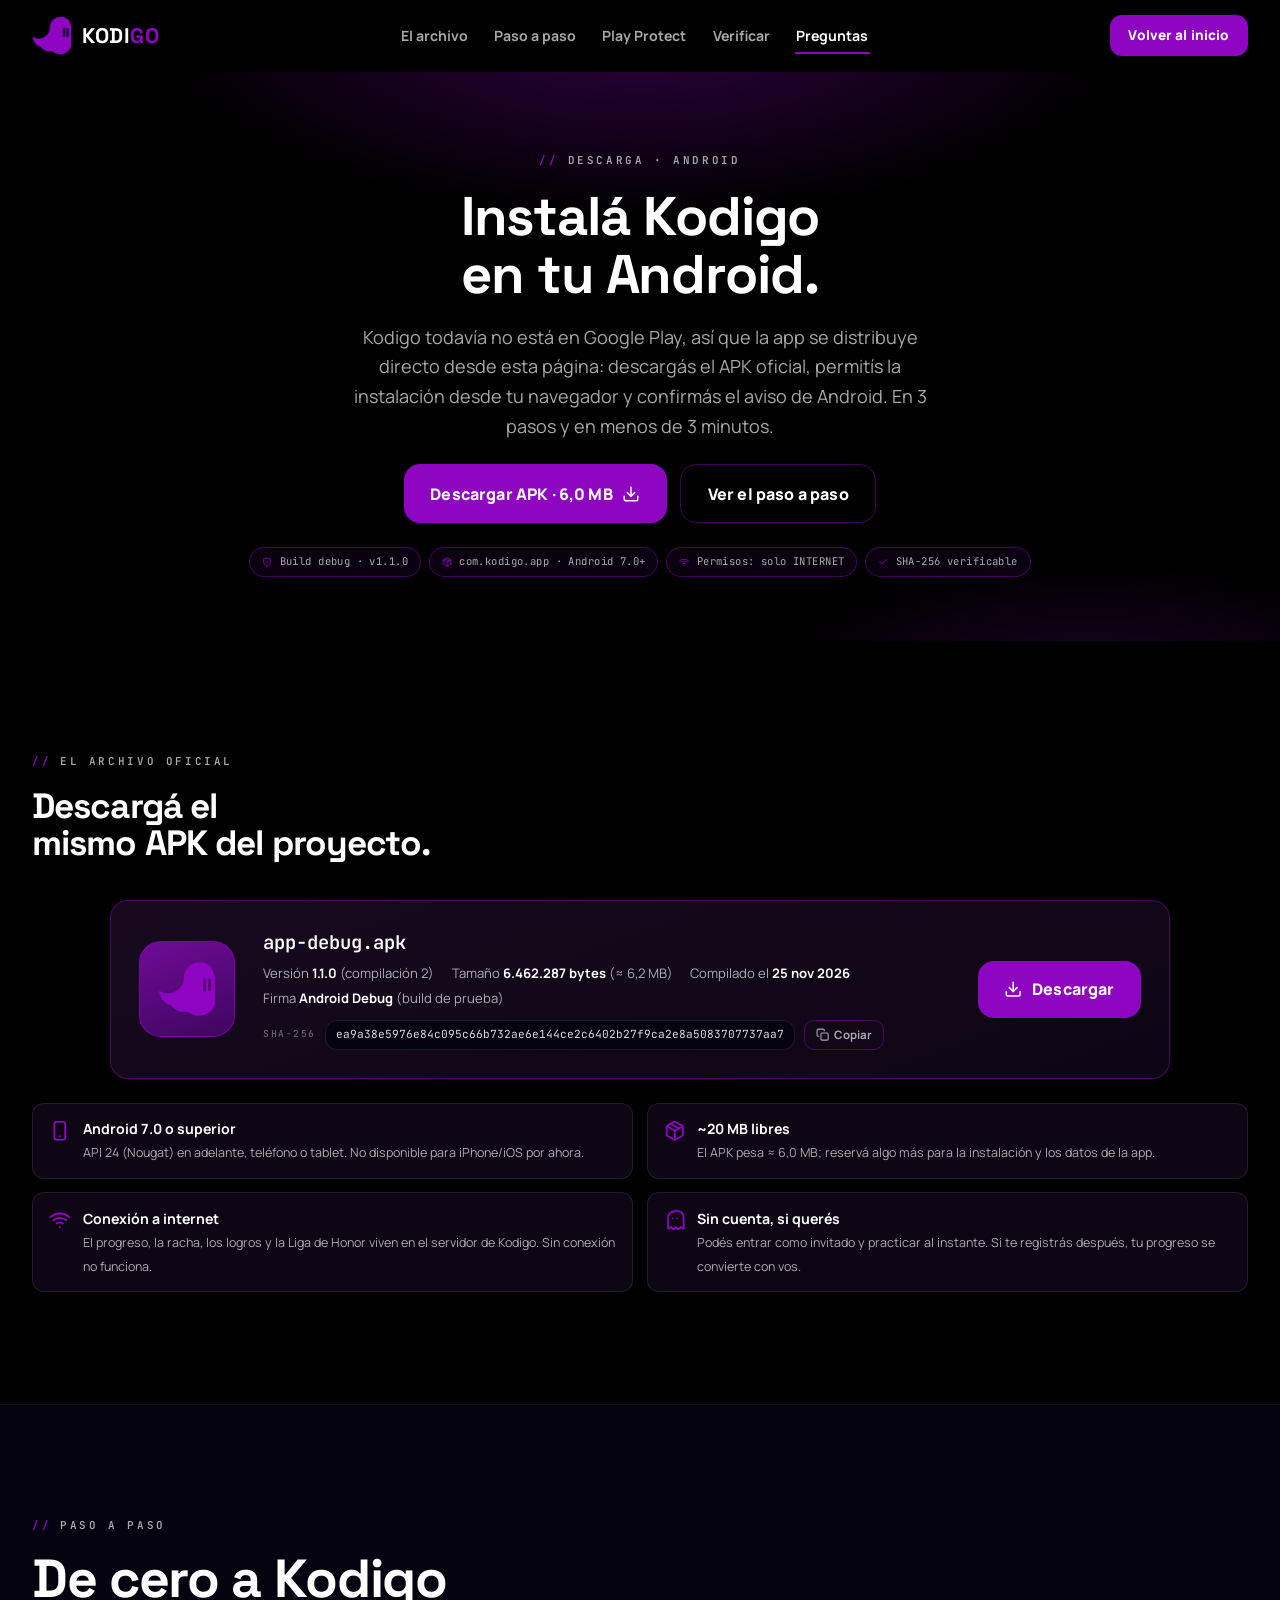
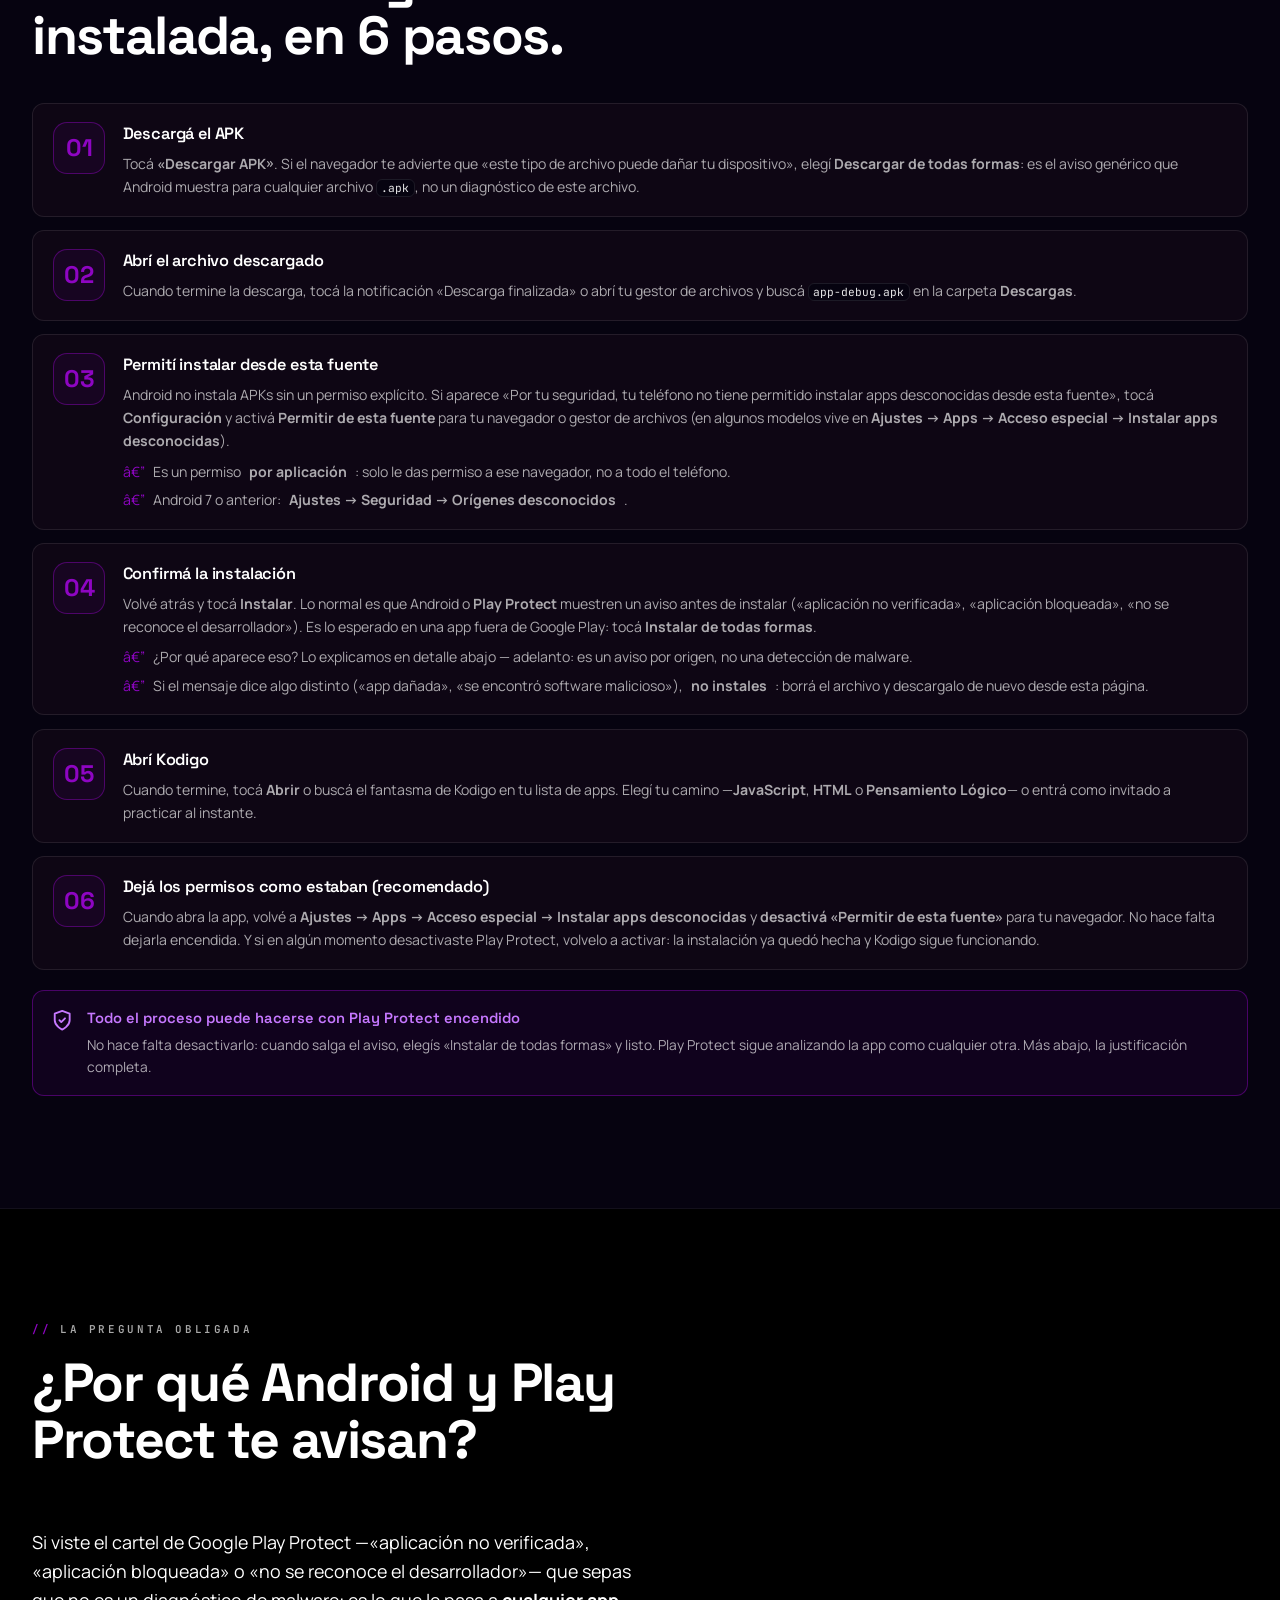
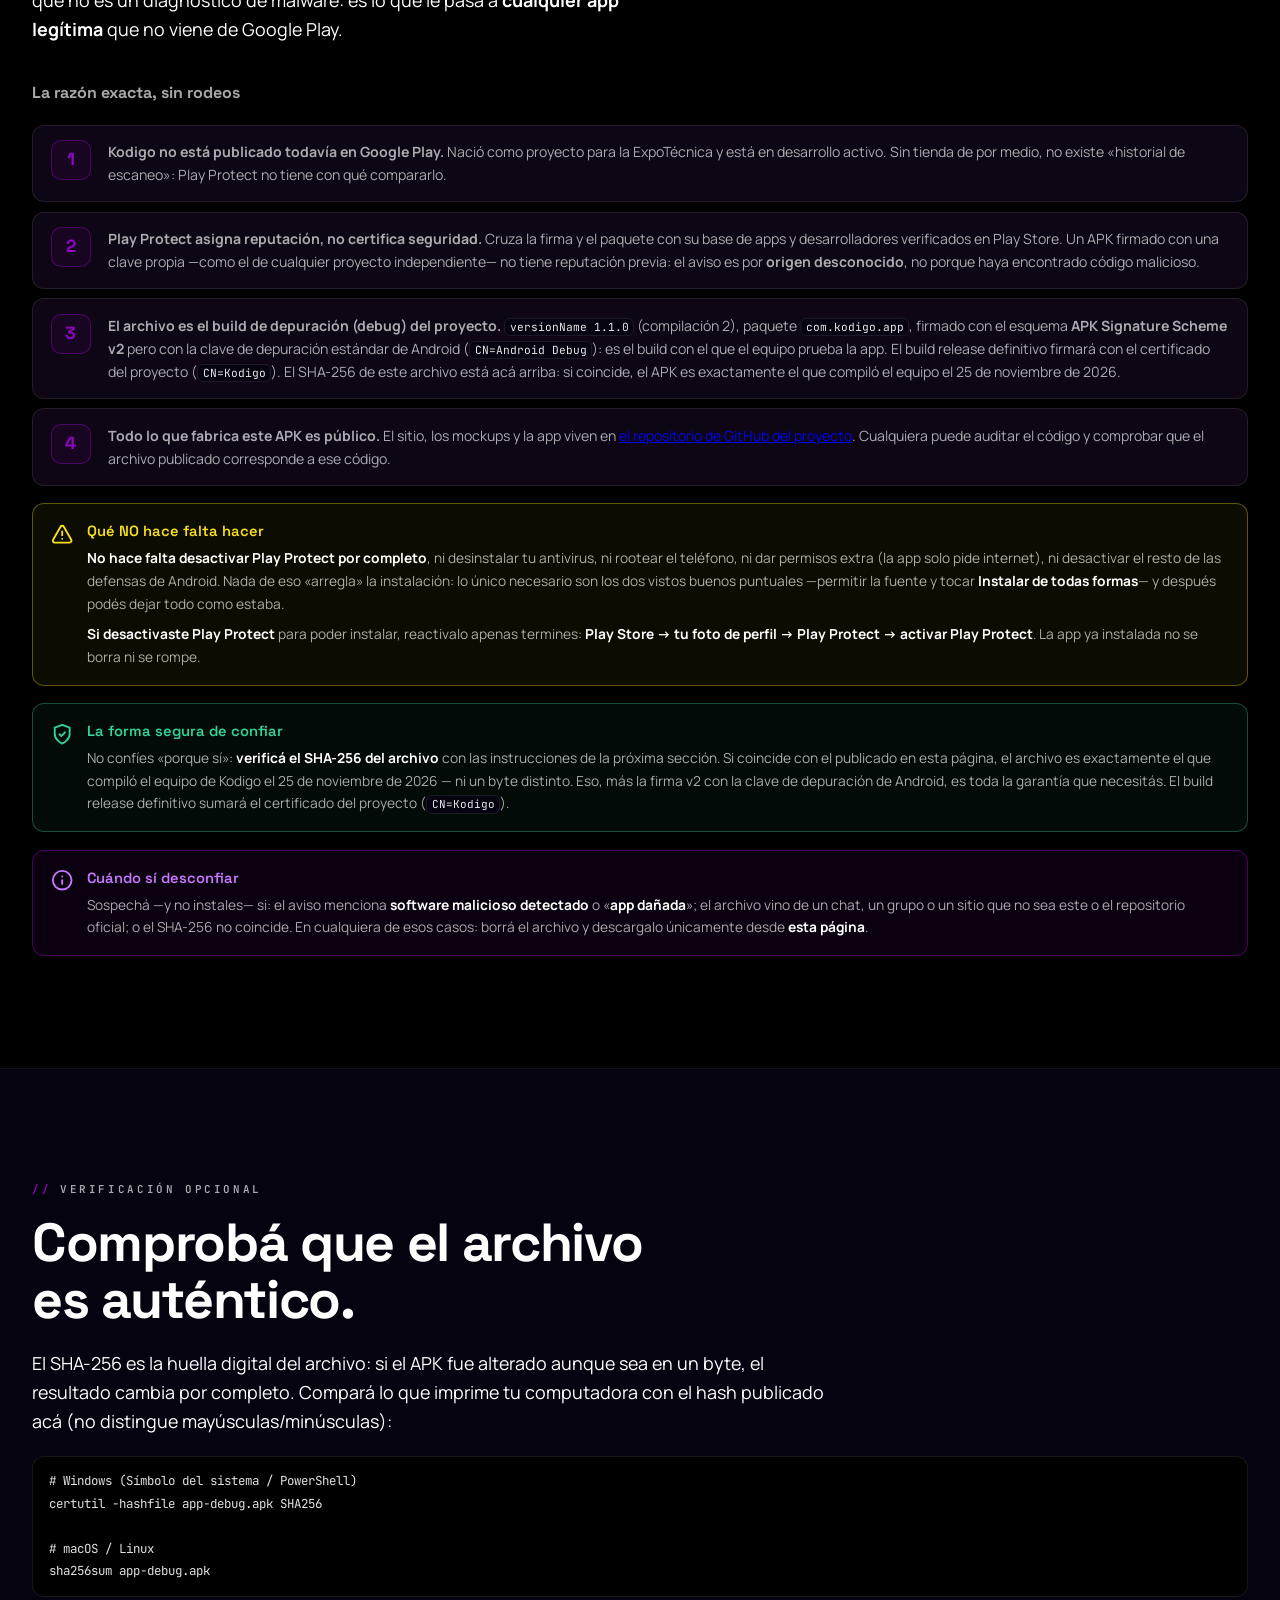
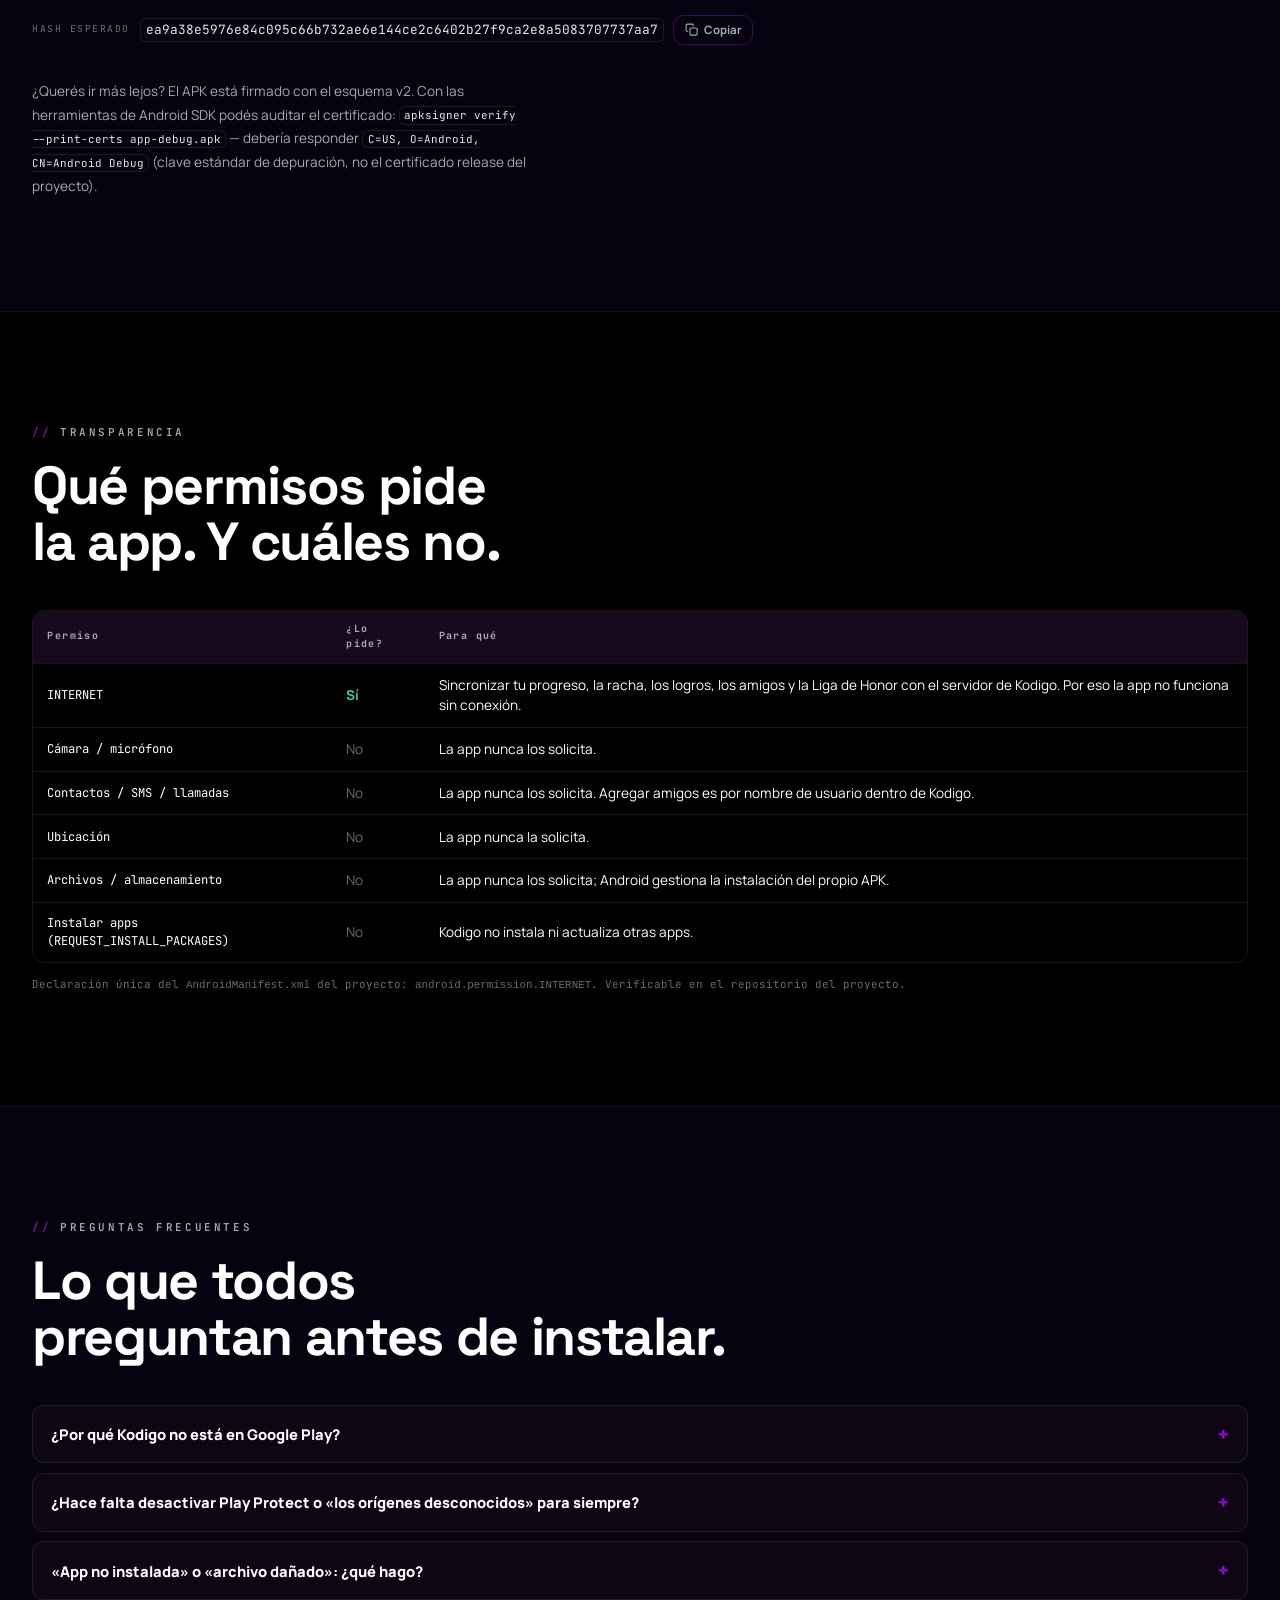
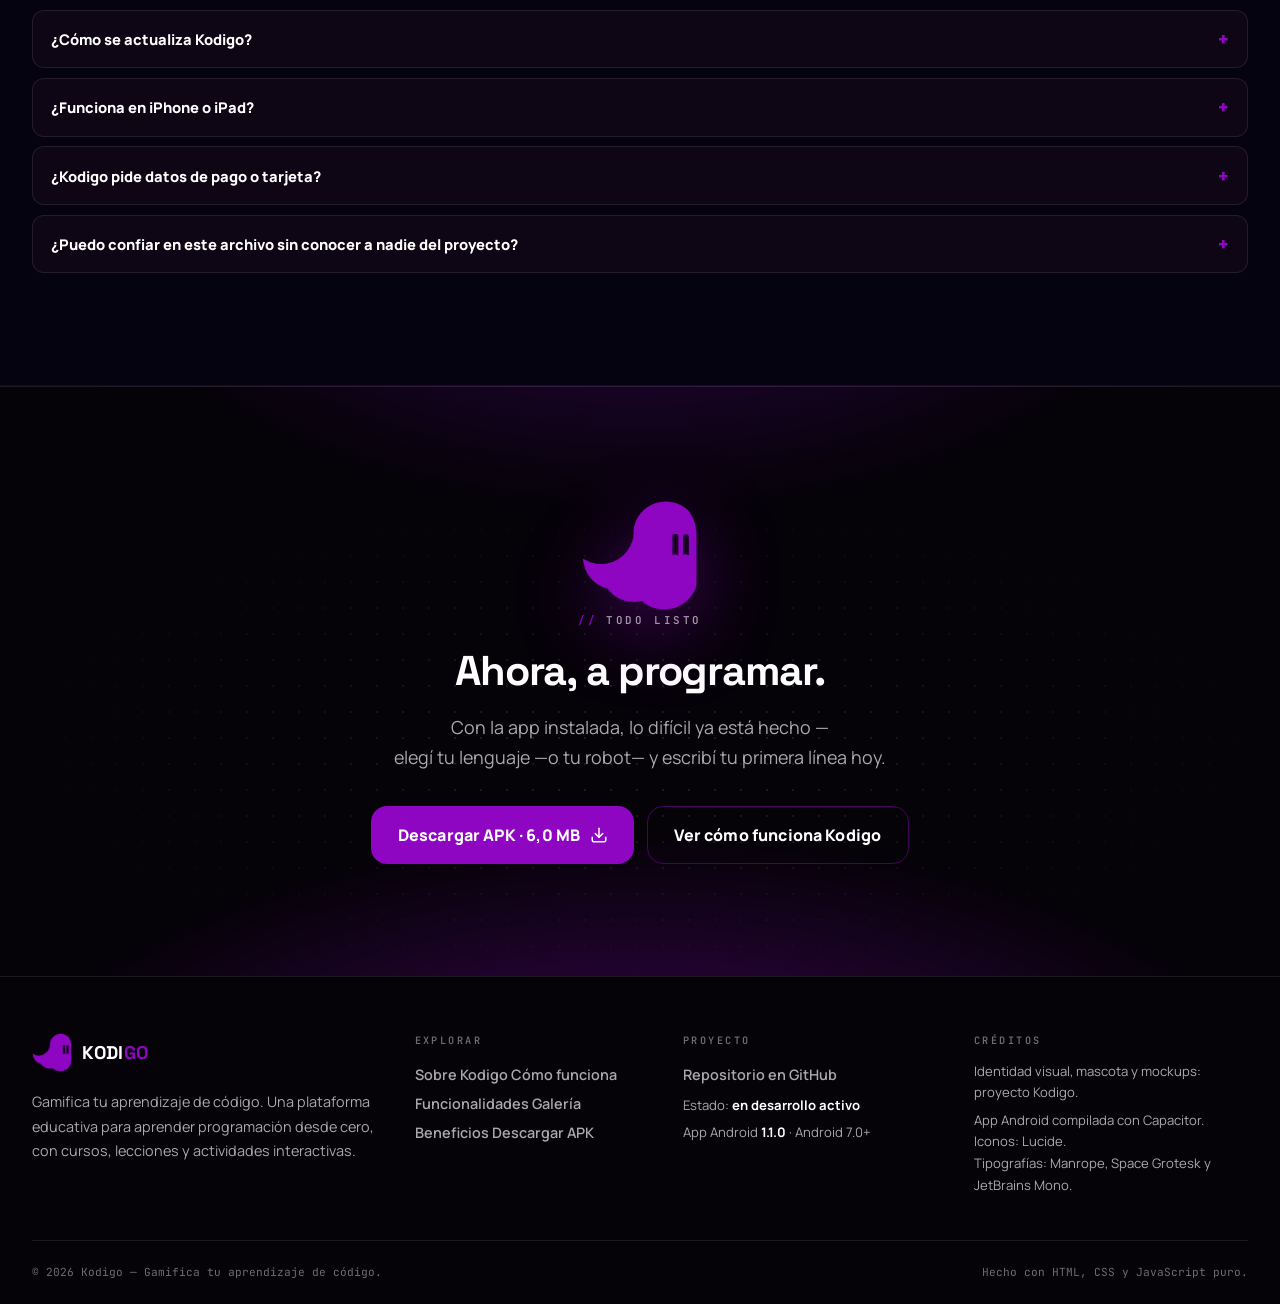
<file: descarga.html>
<!doctype html>
<html lang="es">
  <head>
    <meta charset="utf-8" />
    <meta name="viewport" content="width=device-width, initial-scale=1" />
    <title>Descargar Kodigo para Android — Instalar el APK paso a paso</title>
    <meta
      name="description"
      content="Descargá el APK oficial de Kodigo 1.1.0 para Android y aprendé cómo instalarlo paso a paso: permisos de origen desconocido, aviso de Play Protect y cómo verificarlo con SHA-256."
    />
    <meta name="theme-color" content="#000000" />
    <link rel="icon" type="image/png" href="assets/img/kodigo-ghost.png" />

    <!-- Open Graph -->
    <meta property="og:title" content="Descargar Kodigo para Android — APK 1.1.0" />
    <meta
      property="og:description"
      content="Instalá Kodigo en tu Android en 3 pasos: descargá el APK oficial, permití la instalación desde tu navegador y confirmá el aviso de Play Protect. Incluye SHA-256 del archivo."
    />
    <meta property="og:type" content="website" />
    <meta property="og:image" content="assets/img/kodigo-ghost.png" />

    <!-- Tipografías (mismas que la app: Manrope, Space Grotesk y JetBrains Mono) -->
    <link rel="preconnect" href="https://fonts.googleapis.com" />
    <link rel="preconnect" href="https://fonts.gstatic.com" crossorigin />
    <link
      href="https://fonts.googleapis.com/css2?family=Manrope:wght@400;500;600;700;800&family=JetBrains+Mono:wght@400;600&family=Space+Grotesk:wght@500;600;700&display=swap"
      rel="stylesheet"
    />

    <link rel="stylesheet" href="css/styles.css" />
  </head>

  <body>
    <a class="skip-link" href="#contenido">Saltar al contenido principal</a>

    <!-- ════════════ A. NAVBAR ════════════ -->
    <header class="navbar" id="navbar">
      <div class="container navbar-inner">
        <a class="brand" href="index.html#inicio" aria-label="Kodigo — ir al inicio">
          <img class="brand-ghost" src="assets/img/kodigo-ghost.png" alt="" width="40" height="38" />
          <span class="brand-word">KODI<span>GO</span></span>
        </a>

        <nav class="nav-links" id="nav-links" aria-label="Secciones del tutorial">
          <a href="#apk" data-spy="apk">El archivo</a>
          <a href="#pasos" data-spy="pasos">Paso a paso</a>
          <a href="#play-protect" data-spy="play-protect">Play Protect</a>
          <a href="#verificar" data-spy="verificar">Verificar</a>
          <a href="#faq" data-spy="faq">Preguntas</a>
        </nav>

        <div class="nav-actions">
          <a class="btn btn-primary btn-sm nav-cta" href="index.html">Volver al inicio</a>
          <button
            class="nav-toggle"
            id="nav-toggle"
            type="button"
            aria-expanded="false"
            aria-controls="nav-links"
            aria-label="Abrir menú"
          >
            <span class="nav-toggle-bar"></span>
            <span class="nav-toggle-bar"></span>
            <span class="nav-toggle-bar"></span>
          </button>
        </div>
      </div>
    </header>

    <main id="contenido">
      <!-- ════════════ B. HERO DE DESCARGA ════════════ -->
      <section class="download-hero" aria-label="Descargar Kodigo para Android">
        <div class="container download-inner">
          <p class="eyebrow eyebrow-center"><span class="eyebrow-mark">//</span> DESCARGA · ANDROID</p>
          <h1 class="download-title">Instalá Kodigo<br />en tu Android.</h1>
          <p class="download-sub">
            Kodigo todavía no está en Google Play, así que la app se distribuye directo desde esta
            página: descargás el APK oficial, permitís la instalación desde tu navegador y confirmás
            el aviso de Android. En 3 pasos y en menos de 3 minutos.
          </p>
          <div class="download-ctas">
            <a class="btn btn-primary btn-lg" href="descargas/app-debug.apk" download="app-debug.apk">
              Descargar APK · 6,0 MB
              <svg width="18" height="18" viewBox="0 0 24 24" fill="none" stroke="currentColor" stroke-width="2" stroke-linecap="round" stroke-linejoin="round" aria-hidden="true"><path d="M21 15v4a2 2 0 0 1-2 2H5a2 2 0 0 1-2-2v-4"/><path d="m7 10 5 5 5-5"/><path d="M12 15V3"/></svg>
            </a>
            <a class="btn btn-ghost btn-lg" href="#pasos">Ver el paso a paso</a>
          </div>
          <ul class="download-badges" aria-label="Garantías del archivo">
            <li class="dl-badge"><i data-lucide="shield-check"></i>Build debug · v1.1.0</li>
            <li class="dl-badge"><i data-lucide="package"></i>com.kodigo.app · Android 7.0+</li>
            <li class="dl-badge"><i data-lucide="wifi"></i>Permisos: solo INTERNET</li>
            <li class="dl-badge"><i data-lucide="check"></i>SHA-256 verificable</li>
          </ul>
        </div>
      </section>

      <!-- ════════════ C. EL ARCHIVO ════════════ -->
      <section class="section" id="apk" aria-labelledby="apk-title">
        <div class="container">
          <p class="eyebrow"><span class="eyebrow-mark">//</span> EL ARCHIVO OFICIAL</p>
          <h2 class="section-title" id="apk-title" style="font-size: clamp(1.6rem, 3vw, 2.2rem)">Descargá el<br />mismo APK del proyecto.</h2>

          <figure class="file-card">
            <div class="file-icon" aria-hidden="true">
              <img src="assets/img/kodigo-ghost.png" alt="" width="58" height="55" />
            </div>
            <div>
              <p class="file-name">app-debug.apk</p>
              <div class="file-meta">
                <span>Versión <strong>1.1.0</strong> (compilación 2)</span>
                <span>Tamaño <strong>6.462.287 bytes</strong> (≈ 6,2 MB)</span>
                <span>Compilado el <strong>25 nov 2026</strong></span>
                <span>Firma <strong>Android Debug</strong> (build de prueba)</span>
              </div>
              <div class="file-hash-row">
                <span class="file-hash-label">SHA-256</span>
                <code class="file-hash" id="apk-hash">ea9a38e5976e84c095c66b732ae6e144ce2c6402b27f9ca2e8a5083707737aa7</code>
                <button class="copy-btn" type="button" data-copy="ea9a38e5976e84c095c66b732ae6e144ce2c6402b27f9ca2e8a5083707737aa7" aria-label="Copiar el SHA-256 del APK">
                  <i data-lucide="copy"></i><span class="copy-label">Copiar</span>
                </button>
              </div>
            </div>
            <a class="btn btn-primary btn-lg" href="descargas/app-debug.apk" download="app-debug.apk">
              <i data-lucide="download"></i>
              Descargar
            </a>
          </figure>

          <div class="req-grid" aria-label="Requisitos" style="margin-top: 1.5rem">
            <div class="req-card">
              <i data-lucide="smartphone"></i>
              <div><strong>Android 7.0 o superior</strong><span>API 24 (Nougat) en adelante, teléfono o tablet. No disponible para iPhone/iOS por ahora.</span></div>
            </div>
            <div class="req-card">
              <i data-lucide="package"></i>
              <div><strong>~20 MB libres</strong><span>El APK pesa ≈ 6,0 MB; reservá algo más para la instalación y los datos de la app.</span></div>
            </div>
            <div class="req-card">
              <i data-lucide="wifi"></i>
              <div><strong>Conexión a internet</strong><span>El progreso, la racha, los logros y la Liga de Honor viven en el servidor de Kodigo. Sin conexión no funciona.</span></div>
            </div>
            <div class="req-card">
              <i data-lucide="ghost"></i>
              <div><strong>Sin cuenta, si querés</strong><span>Podés entrar como invitado y practicar al instante. Si te registrás después, tu progreso se convierte con vos.</span></div>
            </div>
          </div>
        </div>
      </section>

      <!-- ════════════ D. PASOS ════════════ -->
      <section class="section section-alt" id="pasos" aria-labelledby="pasos-title">
        <div class="container">
          <p class="eyebrow"><span class="eyebrow-mark">//</span> PASO A PASO</p>
          <h2 class="section-title" id="pasos-title">De cero a Kodigo<br />instalada, en 6 pasos.</h2>

          <ol class="steps" style="margin-top: clamp(1.5rem, 3vw, 2.5rem)">
            <li class="step">
              <span class="step-num">01</span>
              <div>
                <h3>Descargá el APK</h3>
                <p>
                  Tocá <strong>«Descargar APK»</strong>. Si el navegador te advierte que
                  «este tipo de archivo puede dañar tu dispositivo», elegí
                  <strong>Descargar de todas formas</strong>: es el aviso genérico que Android muestra
                  para cualquier archivo <code>.apk</code>, no un diagnóstico de este archivo.
                </p>
              </div>
            </li>
            <li class="step">
              <span class="step-num">02</span>
              <div>
                <h3>Abrí el archivo descargado</h3>
                <p>
                  Cuando termine la descarga, tocá la notificación «Descarga finalizada» o abrí tu
                  gestor de archivos y buscá <code>app-debug.apk</code> en la carpeta
                  <strong>Descargas</strong>.
                </p>
              </div>
            </li>
            <li class="step">
              <span class="step-num">03</span>
              <div>
                <h3>Permití instalar desde esta fuente</h3>
                <p>
                  Android no instala APKs sin un permiso explícito. Si aparece «Por tu seguridad,
                  tu teléfono no tiene permitido instalar apps desconocidas desde esta fuente»,
                  tocá <strong>Configuración</strong> y activá <strong>Permitir de esta fuente</strong>
                  para tu navegador o gestor de archivos (en algunos modelos vive en
                  <strong>Ajustes → Apps → Acceso especial → Instalar apps desconocidas</strong>).
                </p>
                <ul>
                  <li>Es un permiso <strong>por aplicación</strong>: solo le das permiso a ese navegador, no a todo el teléfono.</li>
                  <li>Android 7 o anterior: <strong>Ajustes → Seguridad → Orígenes desconocidos</strong>.</li>
                </ul>
              </div>
            </li>
            <li class="step">
              <span class="step-num">04</span>
              <div>
                <h3>Confirmá la instalación</h3>
                <p>
                  Volvé atrás y tocá <strong>Instalar</strong>. Lo normal es que Android o
                  <strong>Play Protect</strong> muestren un aviso antes de instalar
                  («aplicación no verificada», «aplicación bloqueada», «no se reconoce el
                  desarrollador»). Es lo esperado en una app fuera de Google Play: tocá
                  <strong>Instalar de todas formas</strong>.
                </p>
                <ul>
                  <li>¿Por qué aparece eso? Lo explicamos en detalle abajo — adelanto: es un aviso por origen, no una detección de malware.</li>
                  <li>Si el mensaje dice algo distinto («app dañada», «se encontró software malicioso»), <strong>no instales</strong>: borrá el archivo y descargalo de nuevo desde esta página.</li>
                </ul>
              </div>
            </li>
            <li class="step">
              <span class="step-num">05</span>
              <div>
                <h3>Abrí Kodigo</h3>
                <p>
                  Cuando termine, tocá <strong>Abrir</strong> o buscá el fantasma de Kodigo en tu
                  lista de apps. Elegí tu camino —<strong>JavaScript</strong>, <strong>HTML</strong> o
                  <strong>Pensamiento Lógico</strong>— o entrá como invitado a practicar al instante.
                </p>
              </div>
            </li>
            <li class="step">
              <span class="step-num">06</span>
              <div>
                <h3>Dejá los permisos como estaban (recomendado)</h3>
                <p>
                  Cuando abra la app, volvé a <strong>Ajustes → Apps → Acceso especial → Instalar apps
                  desconocidas</strong> y <strong>desactivá «Permitir de esta fuente»</strong> para tu
                  navegador. No hace falta dejarla encendida. Y si en algún momento desactivaste Play
                  Protect, volvelo a activar: la instalación ya quedó hecha y Kodigo sigue funcionando.
                </p>
              </div>
            </li>
          </ol>

          <div class="callout callout-info" style="margin-top: 1.25rem">
            <i data-lucide="shield-check"></i>
            <div>
              <strong class="callout-title">Todo el proceso puede hacerse con Play Protect encendido</strong>
              <p>
                No hace falta desactivarlo: cuando salga el aviso, elegís «Instalar de todas formas» y
                listo. Play Protect sigue analizando la app como cualquier otra. Más abajo, la
                justificación completa.
              </p>
            </div>
          </div>
        </div>
      </section>

      <!-- ════════════ E. PLAY PROTECT ════════════ -->
      <section class="section" id="play-protect" aria-labelledby="pp-title">
        <div class="container">
          <p class="eyebrow"><span class="eyebrow-mark">//</span> LA PREGUNTA OBLIGADA</p>
          <h2 class="section-title" id="pp-title">¿Por qué Android y Play<br />Protect te avisan?</h2>

          <div class="desc-stack" style="margin-top: clamp(1.5rem, 3vw, 2.5rem)">
            <p class="lead">
              Si viste el cartel de Google Play Protect —«aplicación no verificada», «aplicación
              bloqueada» o «no se reconoce el desarrollador»— que sepas que no es un diagnóstico de
              malware: es lo que le pasa a <strong>cualquier app legítima</strong> que no viene de
              Google Play.
            </p>

            <h3 class="body-text" style="font-size: 1rem; font-family: var(--font-brand)">La razón exacta, sin rodeos</h3>
            <ol class="steps" style="gap: 0.6rem">
              <li class="step" style="grid-template-columns: 40px minmax(0, 1fr); padding: 0.9rem 1.1rem">
                <span class="step-num" style="height: 40px; font-size: 1.1rem; border-radius: 10px">1</span>
                <p><strong>Kodigo no está publicado todavía en Google Play.</strong> Nació como proyecto para la ExpoTécnica y está en desarrollo activo. Sin tienda de por medio, no existe «historial de escaneo»: Play Protect no tiene con qué compararlo.</p>
              </li>
              <li class="step" style="grid-template-columns: 40px minmax(0, 1fr); padding: 0.9rem 1.1rem">
                <span class="step-num" style="height: 40px; font-size: 1.1rem; border-radius: 10px">2</span>
                <p><strong>Play Protect asigna reputación, no certifica seguridad.</strong> Cruza la firma y el paquete con su base de apps y desarrolladores verificados en Play Store. Un APK firmado con una clave propia —como el de cualquier proyecto independiente— no tiene reputación previa: el aviso es por <strong>origen desconocido</strong>, no porque haya encontrado código malicioso.</p>
              </li>
              <li class="step" style="grid-template-columns: 40px minmax(0, 1fr); padding: 0.9rem 1.1rem">
                <span class="step-num" style="height: 40px; font-size: 1.1rem; border-radius: 10px">3</span>
                <p><strong>El archivo es el build de depuración (debug) del proyecto.</strong> <code>versionName 1.1.0</code> (compilación 2), paquete <code>com.kodigo.app</code>, firmado con el esquema <strong>APK Signature Scheme v2</strong> pero con la clave de depuración estándar de Android (<code>CN=Android Debug</code>): es el build con el que el equipo prueba la app. El build release definitivo firmará con el certificado del proyecto (<code>CN=Kodigo</code>). El SHA-256 de este archivo está acá arriba: si coincide, el APK es exactamente el que compiló el equipo el 25 de noviembre de 2026.</p>
              </li>
              <li class="step" style="grid-template-columns: 40px minmax(0, 1fr); padding: 0.9rem 1.1rem">
                <span class="step-num" style="height: 40px; font-size: 1.1rem; border-radius: 10px">4</span>
                <p><strong>Todo lo que fabrica este APK es público.</strong> El sitio, los mockups y la app viven en <a href="https://github.com/MaiteVazquez8/KodiGo-website" target="_blank" rel="noopener noreferrer">el repositorio de GitHub del proyecto</a>. Cualquiera puede auditar el código y comprobar que el archivo publicado corresponde a ese código.</p>
              </li>
            </ol>

            <div class="callout callout-warn">
              <i data-lucide="alert-triangle"></i>
              <div>
                <strong class="callout-title">Qué NO hace falta hacer</strong>
                <p>
                  <strong>No hace falta desactivar Play Protect por completo</strong>, ni desinstalar tu
                  antivirus, ni rootear el teléfono, ni dar permisos extra (la app solo pide internet),
                  ni desactivar el resto de las defensas de Android. Nada de eso «arregla» la instalación:
                  lo único necesario son los dos vistos buenos puntuales —permitir la fuente y tocar
                  <strong>Instalar de todas formas</strong>— y después podés dejar todo como estaba.
                </p>
                <p>
                  <strong>Si desactivaste Play Protect</strong> para poder instalar, reactivalo apenas
                  termines: <strong>Play Store → tu foto de perfil → Play Protect → activar Play Protect</strong>.
                  La app ya instalada no se borra ni se rompe.
                </p>
              </div>
            </div>

            <div class="callout callout-safe">
              <i data-lucide="shield-check"></i>
              <div>
                <strong class="callout-title">La forma segura de confiar</strong>
                <p>
                  No confíes «porque sí»: <strong>verificá el SHA-256 del archivo</strong> con las
                  instrucciones de la próxima sección. Si coincide con el publicado en esta página, el
                  archivo es exactamente el que compiló el equipo de Kodigo el 25 de noviembre de 2026 —
                  ni un byte distinto. Eso, más la firma v2 con la clave de depuración de Android, es
                  toda la garantía que necesitás. El build release definitivo sumará el certificado
                  del proyecto (<code>CN=Kodigo</code>).
                </p>
              </div>
            </div>

            <div class="callout callout-info">
              <i data-lucide="info"></i>
              <div>
                <strong class="callout-title">Cuándo sí desconfiar</strong>
                <p>
                  Sospechá —y no instales— si: el aviso menciona <strong>software malicioso detectado</strong>
                  o «<strong>app dañada</strong>»; el archivo vino de un chat, un grupo o un sitio que no sea
                  este o el repositorio oficial; o el SHA-256 no coincide. En cualquiera de esos casos:
                  borrá el archivo y descargalo únicamente desde <strong>esta página</strong>.
                </p>
              </div>
            </div>
          </div>
        </div>
      </section>

      <!-- ════════════ F. VERIFICAR ════════════ -->
      <section class="section section-alt" id="verificar" aria-labelledby="verificar-title">
        <div class="container">
          <p class="eyebrow"><span class="eyebrow-mark">//</span> VERIFICACIÓN OPCIONAL</p>
          <h2 class="section-title" id="verificar-title">Comprobá que el archivo<br />es auténtico.</h2>

          <p class="lead" style="margin-top: 1.25rem; max-width: 72ch">
            El SHA-256 es la huella digital del archivo: si el APK fue alterado aunque sea en un byte,
            el resultado cambia por completo. Compará lo que imprime tu computadora con el hash publicado
            acá (no distingue mayúsculas/minúsculas):
          </p>

          <div class="desc-stack" style="margin-top: 1.25rem">
            <div class="hash-block"># Windows (Símbolo del sistema / PowerShell)
certutil -hashfile app-debug.apk SHA256

# macOS / Linux
sha256sum app-debug.apk</div>

            <div class="file-hash-row" style="margin-top: 0">
              <span class="file-hash-label">HASH ESPERADO</span>
              <code class="file-hash hash-expected">ea9a38e5976e84c095c66b732ae6e144ce2c6402b27f9ca2e8a5083707737aa7</code>
              <button class="copy-btn" type="button" data-copy="ea9a38e5976e84c095c66b732ae6e144ce2c6402b27f9ca2e8a5083707737aa7" aria-label="Copiar el SHA-256 esperado">
                <i data-lucide="copy"></i><span class="copy-label">Copiar</span>
              </button>
            </div>

            <p class="body-text" style="font-size: 0.85rem">
              ¿Querés ir más lejos? El APK está firmado con el esquema v2. Con las herramientas de
              Android SDK podés auditar el certificado: <code>apksigner verify --print-certs app-debug.apk</code> —
              debería responder <code>C=US, O=Android, CN=Android Debug</code> (clave estándar de
              depuración, no el certificado release del proyecto).
            </p>
          </div>
        </div>
      </section>

      <!-- ════════════ G. PERMISOS ════════════ -->
      <section class="section" id="permisos" aria-labelledby="permisos-title">
        <div class="container">
          <p class="eyebrow"><span class="eyebrow-mark">//</span> TRANSPARENCIA</p>
          <h2 class="section-title" id="permisos-title">Qué permisos pide<br />la app. Y cuáles no.</h2>

          <div class="table-scroll" style="margin-top: clamp(1.5rem, 3vw, 2.5rem)">
            <table class="perm-table">
              <thead>
                <tr><th scope="col">Permiso</th><th scope="col">¿Lo pide?</th><th scope="col">Para qué</th></tr>
              </thead>
              <tbody>
                <tr>
                  <td>INTERNET</td>
                  <td class="perm-yes">Sí</td>
                  <td>Sincronizar tu progreso, la racha, los logros, los amigos y la Liga de Honor con el servidor de Kodigo. Por eso la app no funciona sin conexión.</td>
                </tr>
                <tr>
                  <td>Cámara / micrófono</td>
                  <td class="perm-no">No</td>
                  <td>La app nunca los solicita.</td>
                </tr>
                <tr>
                  <td>Contactos / SMS / llamadas</td>
                  <td class="perm-no">No</td>
                  <td>La app nunca los solicita. Agregar amigos es por nombre de usuario dentro de Kodigo.</td>
                </tr>
                <tr>
                  <td>Ubicación</td>
                  <td class="perm-no">No</td>
                  <td>La app nunca la solicita.</td>
                </tr>
                <tr>
                  <td>Archivos / almacenamiento</td>
                  <td class="perm-no">No</td>
                  <td>La app nunca los solicita; Android gestiona la instalación del propio APK.</td>
                </tr>
                <tr>
                  <td>Instalar apps (REQUEST_INSTALL_PACKAGES)</td>
                  <td class="perm-no">No</td>
                  <td>Kodigo no instala ni actualiza otras apps.</td>
                </tr>
              </tbody>
            </table>
          </div>
          <p class="galeria-note" style="margin-top: 0.85rem">Declaración única del <code>AndroidManifest.xml</code> del proyecto: <code>android.permission.INTERNET</code>. Verificable en el repositorio del proyecto.</p>
        </div>
      </section>

      <!-- ════════════ H. FAQ ════════════ -->
      <section class="section section-alt" id="faq" aria-labelledby="faq-title">
        <div class="container">
          <p class="eyebrow"><span class="eyebrow-mark">//</span> PREGUNTAS FRECUENTES</p>
          <h2 class="section-title" id="faq-title">Lo que todos<br />preguntan antes de instalar.</h2>

          <div class="faq" style="margin-top: clamp(1.5rem, 3vw, 2.5rem)">
            <details class="faq-item">
              <summary>¿Por qué Kodigo no está en Google Play?</summary>
              <div class="faq-body">
                Todavía no está publicada. Kodigo nació como proyecto para la ExpoTécnica y está en
                desarrollo activo; hoy se distribuye de forma directa desde esta página. El código, los
                mockups y este sitio son públicos en
                <a href="https://github.com/MaiteVazquez8/KodiGo-website" target="_blank" rel="noopener noreferrer">el repositorio de GitHub</a>,
                así que podés auditar de dónde sale el APK. Cuando la app llegue a Play Store, se va a
                poder instalar desde ahí con actualizaciones automáticas.
              </div>
            </details>

            <details class="faq-item">
              <summary>¿Hace falta desactivar Play Protect o «los orígenes desconocidos» para siempre?</summary>
              <div class="faq-body">
                No. La instalación solo necesita dos vistos buenos puntuales: permitir la instalación
                desde la fuente (tu navegador) y confirmar el aviso con «Instalar de todas formas».
                Después podés desactivar «Permitir de esta fuente» y dejar Play Protect encendido.
                Si lo desactivaste, reactivalo: <strong>Play Store → tu foto → Play Protect → activar Play Protect</strong>.
              </div>
            </details>

            <details class="faq-item">
              <summary>«App no instalada» o «archivo dañado»: ¿qué hago?</summary>
              <div class="faq-body">
                Casi siempre la descarga llegó incompleta: borrá el archivo, descargalo de nuevo desde
                esta página y compará el SHA-256 (instrucciones más arriba). Si el hash no coincide, no
                instales nada. Si coincide y el error persiste, desinstalá una copia anterior de Kodigo
                (mismo paquete <code>com.kodigo.app</code>) y reintentá.
              </div>
            </details>

            <details class="faq-item">
              <summary>¿Cómo se actualiza Kodigo?</summary>
              <div class="faq-body">
                Cuando salga una versión nueva, esta página va a ofrecer el APK actualizado. Descargalo
                e instalalo encima de la versión instalada: Android la reconoce como la misma app
                (mismo <code>com.kodigo.app</code>, mismo certificado) y conserva tu progreso.
                Todavía no hay auto-actualización.
                <br /><br />
                <strong>Ojo con los builds de depuración:</strong> el APK actual es un build debug
                (firma <code>CN=Android Debug</code>). No se puede instalar encima del build release
                anterior (las firmas son distintas): <strong>desinstalá Kodigo primero</strong> y
                después instalá el debug. Cuando salga el release definitivo, las actualizaciones se
                harán de la forma normal.
              </div>
            </details>

            <details class="faq-item">
              <summary>¿Funciona en iPhone o iPad?</summary>
              <div class="faq-body">
                No por ahora. El APK es exclusivo de Android 7.0 o superior. iOS está en el radar del
                proyecto, sin fecha.
              </div>
            </details>

            <details class="faq-item">
              <summary>¿Kodigo pide datos de pago o tarjeta?</summary>
              <div class="faq-body">
                No. Kodigo es gratis y la descarga no pide datos de pago en ningún momento. Si alguien
                te pide dinero a cambio de «el APK de Kodigo», es una estafa: solo descargá desde esta
                página o desde el repositorio oficial.
              </div>
            </details>

            <details class="faq-item">
              <summary>¿Puedo confiar en este archivo sin conocer a nadie del proyecto?</summary>
              <div class="faq-body">
                Sí, porque no tenés que creer en nuestra palabra: el SHA-256 del archivo está publicado
                en esta página y el hash del APK que descargues tiene que ser exactamente ese. Además,
                está firmado con el esquema v2 (clave estándar de depuración de Android, ya que es el
                build de prueba del equipo) y su contenido es auditable: el build release definitivo
                firmará con el certificado del proyecto (<code>CN=Kodigo</code>). Es la misma clase de
                verificación que se aplica a cualquier distribución de software fuera de una tienda
                oficial.
              </div>
            </details>
          </div>
        </div>
      </section>

      <!-- ════════════ I. CTA FINAL ════════════ -->
      <section class="cta-band" aria-labelledby="descarga-cta-title">
        <div class="cta-glow" aria-hidden="true"></div>
        <div class="container cta-inner">
          <img class="cta-ghost" src="assets/img/fantasma-feliz.png" alt="Fantasma Kodigo feliz, la mascota oficial de Kodigo" width="110" height="105" loading="lazy" />
          <p class="eyebrow eyebrow-center"><span class="eyebrow-mark">//</span> TODO LISTO</p>
          <h2 class="cta-title" id="descarga-cta-title" style="font-size: clamp(1.7rem, 4.2vw, 2.6rem)">Ahora, a programar.</h2>
          <p class="cta-sub">
            Con la app instalada, lo difícil ya está hecho —<br />
            elegí tu lenguaje —o tu robot— y escribí tu primera línea hoy.
          </p>
          <div class="cta-actions">
            <a class="btn btn-primary btn-lg" href="descargas/app-debug.apk" download="app-debug.apk">
              Descargar APK · 6,0 MB
              <svg width="18" height="18" viewBox="0 0 24 24" fill="none" stroke="currentColor" stroke-width="2" stroke-linecap="round" stroke-linejoin="round" aria-hidden="true"><path d="M21 15v4a2 2 0 0 1-2 2H5a2 2 0 0 1-2-2v-4"/><path d="m7 10 5 5 5-5"/><path d="M12 15V3"/></svg>
            </a>
            <a class="btn btn-ghost btn-lg" href="index.html#como-funciona">Ver cómo funciona Kodigo</a>
          </div>
        </div>
      </section>
    </main>

    <!-- ════════════ J. FOOTER ════════════ -->
    <footer class="footer" aria-label="Pie de página">
      <div class="container">
        <div class="footer-grid">
          <div class="footer-brand">
            <a class="brand brand-footer" href="index.html#inicio" aria-label="Kodigo — volver al inicio">
              <img class="brand-ghost" src="assets/img/kodigo-ghost.png" alt="" width="36" height="34" />
              <span class="brand-word">KODI<span>GO</span></span>
            </a>
            <p>Gamifica tu aprendizaje de código. Una plataforma educativa para aprender programación desde cero, con cursos, lecciones y actividades interactivas.</p>
          </div>

          <nav class="footer-col" aria-label="Explorar el sitio">
            <p class="footer-heading">EXPLORAR</p>
            <a href="index.html#sobre">Sobre Kodigo</a>
            <a href="index.html#como-funciona">Cómo funciona</a>
            <a href="index.html#funcionalidades">Funcionalidades</a>
            <a href="index.html#galeria">Galería</a>
            <a href="index.html#beneficios">Beneficios</a>
            <a href="descarga.html">Descargar APK</a>
          </nav>

          <div class="footer-col">
            <p class="footer-heading">PROYECTO</p>
            <a href="https://github.com/MaiteVazquez8/KodiGo-website" target="_blank" rel="noopener noreferrer">Repositorio en GitHub</a>
            <p class="footer-fact">Estado: <strong>en desarrollo activo</strong></p>
            <p class="footer-fact">App Android <strong>1.1.0</strong> · Android 7.0+</p>
          </div>

          <div class="footer-col">
            <p class="footer-heading">CRÉDITOS</p>
            <p class="footer-fact">Identidad visual, mascota y mockups:<br />proyecto Kodigo.</p>
            <p class="footer-fact">App Android compilada con Capacitor.<br />Iconos: Lucide.<br />Tipografías: Manrope, Space Grotesk y JetBrains Mono.</p>
          </div>
        </div>

        <div class="footer-bar">
          <p>© <span id="footer-year">2026</span> Kodigo — Gamifica tu aprendizaje de código.</p>
          <p class="footer-made">Hecho con HTML, CSS y JavaScript puro.</p>
        </div>
      </div>
    </footer>

    <!-- Iconos Lucide vía SVG inline (sin dependencias de interfaz) -->
    <script src="js/lucide-lite.js"></script>
    <script src="js/main.js"></script>
  </body>
</html>
</file>
<file: css/styles.css>
/* ============================================================
   KODIGO — styles.css
   Identidad: negro #000000 · violeta oscuro #3E065F
   Violeta #700B97 · Púrpura #8E05C2 (+ blanco y transparencias)
   Estética dark, tecnológica y educativa.
   ============================================================ */

:root {
  --k-black: #000000;
  --k-deep: #3e065f;
  --k-violet: #700b97;
  --k-purple: #8e05c2;

  /* Superficies derivadas del tema real de la app (theme.css) */
  --k-surface: #0e0614;
  --k-surface-2: #18091f;
  --k-surface-3: #1f0b29;
  --k-alt: #060310;

  --k-line: rgba(255, 255, 255, 0.09);
  --k-line-strong: rgba(142, 5, 194, 0.45);
  --k-line-purple: rgba(142, 5, 194, 0.65);

  --k-text: #ffffff;
  --k-text-2: rgba(255, 255, 255, 0.66);
  --k-text-3: rgba(255, 255, 255, 0.42);

  --purple-soft: rgba(142, 5, 194, 0.14);
  --purple-softer: rgba(142, 5, 194, 0.08);

  --radius: 18px;
  --radius-sm: 12px;
  --nav-h: 72px;

  --font-body: 'Manrope', system-ui, -apple-system, sans-serif;
  --font-brand: 'Space Grotesk', 'Manrope', sans-serif;
  --font-mono: 'JetBrains Mono', ui-monospace, SFMono-Regular, Menlo, monospace;

  --ease-out: cubic-bezier(0.22, 1, 0.36, 1);
}

/* ---------- Reset ---------- */
*,
*::before,
*::after {
  box-sizing: border-box;
}

html {
  scroll-behavior: smooth;
  scroll-padding-top: calc(var(--nav-h) + 12px);
  -webkit-text-size-adjust: 100%;
}

body {
  margin: 0;
  background: var(--k-black);
  color: var(--k-text);
  font-family: var(--font-body);
  line-height: 1.5;
  -webkit-font-smoothing: antialiased;
  text-rendering: optimizeLegibility;
  overflow-x: hidden;
}

img {
  max-width: 100%;
}

h1,
h2,
h3,
p,
ol,
ul,
figure,
figcaption,
blockquote {
  margin: 0;
}

ol,
ul {
  padding: 0;
  list-style: none;
}

button {
  font-family: inherit;
}

::selection {
  background: var(--k-purple);
  color: #fff;
}

:focus-visible {
  outline: 2px solid #fff;
  outline-offset: 3px;
  border-radius: 4px;
}

.container {
  width: min(1240px, 100% - clamp(2rem, 5vw, 4rem));
  margin-inline: auto;
}

.no-scroll {
  overflow: hidden;
}

.icon {
  width: 1.15em;
  height: 1.15em;
  flex: none;
}

/* ---------- Accesibilidad: saltar al contenido ---------- */
.skip-link {
  position: absolute;
  left: -9999px;
  top: 0;
  z-index: 100;
  background: var(--k-purple);
  color: #fff;
  padding: 0.75rem 1.25rem;
  border-radius: 0 0 12px 0;
  font-weight: 800;
  text-decoration: none;
}
.skip-link:focus-visible {
  left: 0;
}

/* ---------- Eyebrow ---------- */
.eyebrow {
  display: flex;
  align-items: center;
  gap: 0.55rem;
  font-family: var(--font-mono);
  font-size: 0.68rem;
  font-weight: 600;
  letter-spacing: 0.24em;
  color: var(--k-text-2);
  text-transform: uppercase;
}
.eyebrow-mark {
  color: var(--k-purple);
  font-weight: 600;
}
.eyebrow-center {
  justify-content: center;
}

/* ---------- Botones ---------- */
.btn {
  display: inline-flex;
  align-items: center;
  justify-content: center;
  gap: 0.6rem;
  border: 0;
  border-radius: 14px;
  padding: 0.85rem 1.4rem;
  font-family: var(--font-body);
  font-size: 0.95rem;
  font-weight: 800;
  letter-spacing: 0.01em;
  text-decoration: none;
  color: #fff;
  cursor: pointer;
  transition:
    transform 0.18s var(--ease-out),
    background 0.18s ease,
    border-color 0.18s ease,
    box-shadow 0.18s ease;
  -webkit-tap-highlight-color: transparent;
}
.btn:active {
  transform: scale(0.97);
}
.btn-primary {
  background: var(--k-purple);
}
.btn-primary:hover {
  background: var(--k-violet);
  transform: translateY(-2px);
  box-shadow: 0 12px 32px rgba(142, 5, 194, 0.35);
}
.btn-ghost {
  background: transparent;
  border: 1px solid var(--k-line-strong);
  color: var(--k-text);
}
.btn-ghost:hover {
  border-color: var(--k-purple);
  background: var(--purple-soft);
  transform: translateY(-2px);
}
.btn-lg {
  padding: 1.02rem 1.65rem;
  font-size: 1rem;
  border-radius: 16px;
}
.btn-sm {
  padding: 0.62rem 1.15rem;
  font-size: 0.85rem;
  border-radius: 12px;
}

/* ============================================================
   A. NAVBAR
   ============================================================ */
.navbar {
  position: sticky;
  top: 0;
  z-index: 50;
  height: var(--nav-h);
  background: rgba(0, 0, 0, 0.62);
  backdrop-filter: blur(14px);
  -webkit-backdrop-filter: blur(14px);
  border-bottom: 1px solid transparent;
  transition:
    background 0.25s ease,
    border-color 0.25s ease;
}
.navbar.is-scrolled {
  background: rgba(5, 2, 8, 0.88);
  border-bottom-color: var(--k-line);
}
.navbar-inner {
  height: 100%;
  display: flex;
  align-items: center;
  justify-content: space-between;
  gap: 1.5rem;
}

.brand {
  display: inline-flex;
  align-items: center;
  gap: 0.65rem;
  text-decoration: none;
}
.brand-ghost {
  width: 40px;
  height: auto;
  display: block;
}
.brand-word {
  font-family: var(--font-brand);
  font-weight: 700;
  font-size: 1.32rem;
  letter-spacing: 0.02em;
  color: #fff;
}
.brand-word span {
  color: var(--k-purple);
}

.nav-links {
  display: flex;
  align-items: center;
  gap: 1.45rem;
}
.nav-links a {
  position: relative;
  color: var(--k-text-2);
  text-decoration: none;
  font-size: 0.88rem;
  font-weight: 700;
  padding: 0.35rem 0.1rem;
  transition: color 0.18s ease;
}
.nav-links a::after {
  content: '';
  position: absolute;
  left: 0;
  right: 100%;
  bottom: -2px;
  height: 2px;
  background: var(--k-purple);
  transition: right 0.25s var(--ease-out);
}
.nav-links a:hover {
  color: #fff;
}
.nav-links a:hover::after,
.nav-links a.is-active::after {
  right: 0;
}
.nav-links a.is-active {
  color: #fff;
}

.nav-actions {
  display: flex;
  align-items: center;
  gap: 0.75rem;
}

/* Hamburguesa */
.nav-toggle {
  display: none;
  flex-direction: column;
  align-items: center;
  justify-content: center;
  gap: 5px;
  width: 44px;
  height: 44px;
  border: 1px solid var(--k-line-strong);
  border-radius: 12px;
  background: transparent;
  cursor: pointer;
}
.nav-toggle-bar {
  width: 20px;
  height: 2px;
  background: #fff;
  border-radius: 2px;
  transition:
    transform 0.25s var(--ease-out),
    opacity 0.2s ease;
}
.nav-open .nav-toggle-bar:nth-child(1) {
  transform: translateY(7px) rotate(45deg);
}
.nav-open .nav-toggle-bar:nth-child(2) {
  opacity: 0;
}
.nav-open .nav-toggle-bar:nth-child(3) {
  transform: translateY(-7px) rotate(-45deg);
}

/* ============================================================
   B. HERO
   ============================================================ */
.hero {
  position: relative;
  overflow: hidden;
  background:
    radial-gradient(900px 480px at 50% -160px, rgba(112, 11, 151, 0.38), transparent 66%),
    var(--k-black);
}
.hero-glow {
  position: absolute;
  inset: 0;
  pointer-events: none;
  background:
    radial-gradient(640px 480px at 86% 30%, rgba(62, 6, 95, 0.5), transparent 62%),
    radial-gradient(480px 420px at 12% 78%, rgba(62, 6, 95, 0.35), transparent 60%);
}

.hero-grid {
  position: relative;
  display: grid;
  grid-template-columns: minmax(0, 1.05fr) minmax(0, 0.95fr);
  align-items: center;
  gap: clamp(1.5rem, 4vw, 3rem);
  min-height: calc(100svh - var(--nav-h));
  padding-block: clamp(2rem, 5vh, 4rem);
}

.hero-title {
  margin-top: 1.4rem;
  font-family: var(--font-brand);
  font-weight: 700;
  font-size: clamp(2.45rem, 5.4vw, 4.15rem);
  line-height: 1.04;
  letter-spacing: -0.03em;
  text-wrap: balance;
}
.marker {
  display: inline-block;
  background: var(--k-purple);
  color: #fff;
  padding: 0.03em 0.16em;
  border-radius: 0.16em;
  transform: rotate(-0.8deg);
  box-decoration-break: clone;
  -webkit-box-decoration-break: clone;
}
.marker-alt {
  background: var(--k-violet);
  transform: rotate(0.7deg);
}

.hero-sub {
  margin-top: 1.5rem;
  max-width: 47ch;
  font-size: clamp(1.02rem, 1.35vw, 1.18rem);
  line-height: 1.65;
  color: var(--k-text-2);
}

.hero-ctas {
  display: flex;
  flex-wrap: wrap;
  gap: 0.8rem;
  margin-top: 2rem;
}

.hero-chips {
  display: flex;
  flex-wrap: wrap;
  gap: 0.5rem;
  margin-top: 1.6rem;
}
.hero-chips li {
  display: inline-flex;
  align-items: center;
  gap: 0.45rem;
  font-family: var(--font-mono);
  font-size: 0.7rem;
  letter-spacing: 0.02em;
  color: var(--k-text-2);
  border: 1px solid var(--k-line);
  border-radius: 999px;
  padding: 0.42rem 0.8rem;
}
.hero-chips .icon {
  color: var(--k-purple);
  width: 0.95rem;
  height: 0.95rem;
}

/* --- Composición visual: phones sobre retícula de puntos --- */
.hero-stage {
  position: relative;
  display: grid;
  place-items: center;
  min-height: clamp(400px, 52vh, 560px);
}
.stage-dotgrid {
  position: absolute;
  right: -4%;
  top: 6%;
  width: 78%;
  height: 88%;
  background-image: radial-gradient(rgba(255, 255, 255, 0.17) 1.1px, transparent 1.1px);
  background-size: 20px 20px;
  mask-image: radial-gradient(ellipse 75% 80% at 60% 45%, black 30%, transparent 72%);
  -webkit-mask-image: radial-gradient(ellipse 75% 80% at 60% 45%, black 30%, transparent 72%);
  pointer-events: none;
}

.phone {
  position: relative;
  background: #07030c;
  border: 1px solid var(--k-line-purple);
  border-radius: 34px;
  padding: 7px;
  box-shadow:
    0 34px 70px rgba(0, 0, 0, 0.6),
    inset 0 0 0 1px rgba(255, 255, 255, 0.03);
}
.phone img {
  display: block;
  width: 100%;
  height: auto;
  border-radius: 27px;
}
.phone-main {
  width: clamp(195px, 19.5vw, 248px);
  z-index: 2;
}
.phone-side {
  position: absolute;
  right: 0;
  bottom: 4%;
  width: clamp(152px, 15vw, 198px);
  transform: rotate(4.5deg);
  z-index: 1;
}

.float-chip {
  position: absolute;
  z-index: 3;
  display: flex;
  align-items: center;
  gap: 0.6rem;
  padding: 0.6rem 0.8rem;
  background: rgba(14, 6, 20, 0.9);
  border: 1px solid var(--k-line-strong);
  border-radius: 16px;
  backdrop-filter: blur(8px);
  -webkit-backdrop-filter: blur(8px);
  animation: floaty 5.2s ease-in-out infinite alternate;
}
.float-chip .icon {
  color: #fff;
  background: var(--k-purple);
  border-radius: 10px;
  padding: 0.38rem;
  width: 2.1rem;
  height: 2.1rem;
}
.float-chip strong {
  display: block;
  font-size: 0.82rem;
  line-height: 1.25;
}
.float-chip span {
  display: block;
  font-size: 0.68rem;
  color: var(--k-text-3);
  line-height: 1.35;
  max-width: 15ch;
}
.chip-racha {
  top: 9%;
  left: 1%;
  animation-delay: 0.4s;
}
.chip-xp {
  bottom: 31%;
  left: -1%;
  right: auto;
  animation-delay: 1.6s;
}

.stage-bubble {
  position: absolute;
  z-index: 3;
  left: 0;
  bottom: 13%;
  display: flex;
  align-items: center;
  gap: 0.55rem;
  padding: 0.5rem 0.8rem 0.5rem 0.5rem;
  background: var(--k-surface-2);
  border: 1px solid var(--k-line-strong);
  border-radius: 18px;
  animation: floaty 6s ease-in-out infinite alternate;
  animation-delay: 1s;
}
.stage-bubble span {
  font-family: var(--font-mono);
  font-size: 0.68rem;
  line-height: 1.45;
  color: var(--k-text-2);
}
.stage-bubble img {
  width: 52px;
  height: auto;
}

@keyframes floaty {
  from {
    transform: translateY(0);
  }
  to {
    transform: translateY(-13px);
  }
}

/* --- Ticker del catálogo --- */
.ticker {
  position: relative;
  overflow: hidden;
  border-top: 1px solid var(--k-line);
  border-bottom: 1px solid var(--k-line);
  padding: 0.72rem 0;
  mask-image: linear-gradient(90deg, transparent, black 8%, black 92%, transparent);
  -webkit-mask-image: linear-gradient(90deg, transparent, black 8%, black 92%, transparent);
}
.ticker-track {
  display: flex;
  gap: 1.5rem;
  width: max-content;
  animation: ticker 42s linear infinite;
}
.ticker-track span {
  font-family: var(--font-mono);
  font-size: 0.72rem;
  font-weight: 600;
  letter-spacing: 0.22em;
  color: var(--k-text-3);
  white-space: nowrap;
}
@keyframes ticker {
  from {
    transform: translateX(0);
  }
  to {
    transform: translateX(-50%);
  }
}

/* ============================================================
   Secciones — base
   ============================================================ */
.section {
  padding: clamp(4.5rem, 9vw, 7rem) 0;
}
.section-alt {
  background: var(--k-alt);
  border-top: 1px solid rgba(255, 255, 255, 0.05);
  border-bottom: 1px solid rgba(255, 255, 255, 0.05);
}

.section-title {
  margin-top: 1.1rem;
  font-family: var(--font-brand);
  font-weight: 700;
  font-size: clamp(2rem, 4.4vw, 3.35rem);
  line-height: 1.06;
  letter-spacing: -0.025em;
  text-wrap: balance;
}
.lead {
  margin-top: 1.3rem;
  max-width: 56ch;
  font-size: clamp(1.02rem, 1.4vw, 1.18rem);
  line-height: 1.62;
  color: var(--k-text);
}
.body-text {
  margin-top: 1.1rem;
  max-width: 62ch;
  line-height: 1.75;
  color: var(--k-text-2);
}
.body-text strong {
  color: #fff;
}

/* ============================================================
   C. SOBRE KODIGO
   ============================================================ */
.sobre-grid {
  display: grid;
  grid-template-columns: minmax(0, 1fr) 400px;
  gap: clamp(2.5rem, 6vw, 5rem);
  align-items: start;
}

.pillars {
  margin-top: 1.8rem;
}
.pillars li {
  display: flex;
  align-items: flex-start;
  gap: 0.9rem;
  padding: 0.95rem 0;
  border-top: 1px solid var(--k-line);
}
.pillars li:last-child {
  border-bottom: 1px solid var(--k-line);
}
.pillar-icon {
  display: grid;
  place-items: center;
  width: 42px;
  height: 42px;
  flex: none;
  border-radius: 12px;
  background: var(--k-purple);
  color: #fff;
}
.pillar-icon .icon {
  width: 1.25rem;
  height: 1.25rem;
}
.pillars strong {
  display: block;
  font-size: 0.98rem;
  letter-spacing: -0.01em;
}
.pillars small {
  display: block;
  margin-top: 0.2rem;
  font-size: 0.84rem;
  color: var(--k-text-2);
  line-height: 1.55;
}

.lema {
  margin-top: 1.6rem;
  padding-left: 1.1rem;
  border-left: 3px solid var(--k-purple);
  font-family: var(--font-brand);
  font-size: 1.15rem;
  font-weight: 600;
  letter-spacing: -0.01em;
}
.lema cite {
  display: block;
  margin-top: 0.35rem;
  font-family: var(--font-mono);
  font-style: normal;
  font-weight: 400;
  font-size: 0.68rem;
  letter-spacing: 0.14em;
  text-transform: uppercase;
  color: var(--k-text-3);
}

/* --- Panel del catálogo --- */
.catalog-panel {
  position: sticky;
  top: calc(var(--nav-h) + 1.25rem);
  background: var(--k-surface);
  border: 1px solid var(--k-line);
  border-radius: var(--radius);
  padding: clamp(1.2rem, 2vw, 1.6rem);
}
.catalog-head {
  display: flex;
  align-items: center;
  justify-content: space-between;
  gap: 1rem;
}
.catalog-title {
  font-family: var(--font-mono);
  font-size: 0.66rem;
  font-weight: 600;
  letter-spacing: 0.24em;
  color: var(--k-text-2);
}
.catalog-badge {
  display: inline-flex;
  align-items: center;
  gap: 0.4rem;
  font-family: var(--font-mono);
  font-size: 0.58rem;
  font-weight: 600;
  letter-spacing: 0.18em;
  color: var(--k-text-2);
  border: 1px solid var(--k-line-strong);
  border-radius: 999px;
  padding: 0.32rem 0.62rem;
}
.live-dot {
  width: 7px;
  height: 7px;
  border-radius: 50%;
  background: var(--k-purple);
  animation: pulse 1.8s ease-in-out infinite;
}
@keyframes pulse {
  0%,
  100% {
    box-shadow: 0 0 0 0 rgba(142, 5, 194, 0.55);
  }
  50% {
    box-shadow: 0 0 0 5px rgba(142, 5, 194, 0);
  }
}

.course-grid {
  display: grid;
  grid-template-columns: repeat(auto-fill, minmax(76px, 1fr));
  gap: 0.55rem;
  margin-top: 1.1rem;
}
.course {
  position: relative;
  display: flex;
  flex-direction: column;
  align-items: center;
  justify-content: center;
  gap: 0.35rem;
  padding: 0.62rem 0.3rem 0.55rem;
  border: 1px solid var(--k-line);
  border-radius: 14px;
  background: var(--k-surface-2);
  text-align: center;
}
.course img {
  width: 30px;
  height: 30px;
  object-fit: contain;
}
.course-mono {
  display: grid;
  place-items: center;
  width: 30px;
  height: 30px;
  border: 1px solid var(--k-line);
  border-radius: 9px;
  font-family: var(--font-mono);
  font-size: 0.72rem;
  font-weight: 600;
  color: var(--k-text-2);
}
.course-icon {
  border-color: rgba(216, 180, 254, 0.35);
  color: #d8b4fe;
}
.course-icon .icon {
  width: 17px;
  height: 17px;
}
.course-name {
  font-size: 0.66rem;
  font-weight: 800;
  letter-spacing: 0.01em;
}
.course.is-available {
  border-color: var(--k-line-purple);
  background: var(--purple-soft);
}
.course.is-available img {
  width: 36px;
  height: 36px;
}
.course-state {
  font-family: var(--font-mono);
  font-size: 0.52rem;
  font-weight: 600;
  letter-spacing: 0.14em;
  text-transform: uppercase;
  color: #fff;
  background: var(--k-purple);
  border-radius: 999px;
  padding: 0.18rem 0.5rem;
}
.course.is-locked {
  opacity: 0.36;
}
.course.is-locked .icon {
  position: absolute;
  top: 0.35rem;
  right: 0.35rem;
  width: 0.7rem;
  height: 0.7rem;
  color: var(--k-text-2);
}

.catalog-stats {
  display: grid;
  grid-template-columns: repeat(4, 1fr);
  gap: 0.5rem;
  margin-top: 1.1rem;
  padding-top: 1rem;
  border-top: 1px solid var(--k-line);
}
.catalog-stats div {
  text-align: center;
}
.catalog-stats strong {
  display: block;
  font-family: var(--font-brand);
  font-size: 1.45rem;
  font-weight: 700;
  letter-spacing: -0.02em;
}
.catalog-stats span {
  display: block;
  margin-top: 0.1rem;
  font-size: 0.6rem;
  line-height: 1.4;
  color: var(--k-text-3);
  text-transform: uppercase;
  letter-spacing: 0.05em;
}
.catalog-note {
  margin-top: 1rem;
  font-family: var(--font-mono);
  font-size: 0.66rem;
  line-height: 1.6;
  color: var(--k-text-3);
}

/* ============================================================
   D. CÓMO FUNCIONA — tabs + teléfono
   ============================================================ */
.recorrido {
  display: grid;
  grid-template-columns: minmax(280px, 400px) minmax(0, 1fr);
  gap: clamp(1.5rem, 4vw, 3.5rem);
  margin-top: clamp(2rem, 4vw, 3.2rem);
  align-items: stretch;
}

.recorrido-tabs {
  display: flex;
  flex-direction: column;
  gap: 0.65rem;
}
.recorrido-tab {
  display: flex;
  align-items: center;
  gap: 1rem;
  text-align: left;
  padding: 0.95rem 1rem;
  background: transparent;
  border: 1px solid var(--k-line);
  border-radius: var(--radius-sm);
  color: var(--k-text);
  cursor: pointer;
  transition:
    border-color 0.2s ease,
    background 0.2s ease,
    transform 0.25s var(--ease-out);
}
.recorrido-tab:hover {
  border-color: var(--k-line-strong);
  transform: translateX(6px);
}
.recorrido-tab.is-active {
  border-color: var(--k-purple);
  background: var(--purple-soft);
  transform: translateX(6px);
}
.tab-num {
  flex: none;
  font-family: var(--font-mono);
  font-size: 0.95rem;
  font-weight: 600;
  color: var(--k-text-2);
  border: 1px solid var(--k-line);
  border-radius: 10px;
  padding: 0.4rem 0.55rem;
  transition:
    background 0.2s ease,
    color 0.2s ease,
    border-color 0.2s ease;
}
.recorrido-tab.is-active .tab-num {
  background: var(--k-purple);
  border-color: var(--k-purple);
  color: #fff;
}
.tab-body strong {
  display: block;
  font-size: 0.97rem;
  letter-spacing: -0.01em;
}
.tab-body small {
  display: block;
  margin-top: 0.2rem;
  font-size: 0.78rem;
  color: var(--k-text-3);
  line-height: 1.45;
}

.recorrido-stage {
  background: var(--k-surface);
  border: 1px solid var(--k-line);
  border-radius: var(--radius);
  padding: clamp(1.3rem, 3vw, 2.4rem);
  overflow: hidden;
}
.recorrido-panels {
  position: relative;
}
.recorrido-panel {
  display: flex;
  align-items: center;
  gap: clamp(1.2rem, 3vw, 2.4rem);
}
.recorrido-panel[hidden] {
  display: none;
}
.phone-mid {
  width: clamp(150px, 16vw, 208px);
  flex: none;
}
.panel-tag {
  display: inline-block;
  font-family: var(--font-mono);
  font-size: 0.62rem;
  font-weight: 600;
  letter-spacing: 0.2em;
  color: #fff;
  background: var(--k-purple);
  border-radius: 999px;
  padding: 0.32rem 0.7rem;
}
.recorrido-panel strong {
  display: block;
  margin-top: 0.8rem;
  font-family: var(--font-brand);
  font-size: clamp(1.15rem, 2vw, 1.5rem);
  font-weight: 600;
  letter-spacing: -0.02em;
  line-height: 1.25;
}
.recorrido-panel p {
  margin-top: 0.55rem;
  font-size: 0.92rem;
  line-height: 1.68;
  color: var(--k-text-2);
}

.recorrido-rule {
  display: flex;
  align-items: center;
  flex-wrap: wrap;
  gap: 0.75rem;
  margin-top: 1.6rem;
  padding-top: 1.25rem;
  border-top: 1px dashed rgba(255, 255, 255, 0.16);
}
.mono-label {
  font-family: var(--font-mono);
  font-size: 0.6rem;
  font-weight: 600;
  letter-spacing: 0.22em;
  color: var(--k-text-3);
}
.recorrido-rule code {
  font-family: var(--font-mono);
  font-size: 0.82rem;
  color: #fff;
  background: #000;
  border: 1px solid var(--k-line-strong);
  border-radius: 10px;
  padding: 0.42rem 0.72rem;
}
.rule-examples {
  font-family: var(--font-mono);
  font-size: 0.78rem;
  color: var(--k-text-3);
}

/* ============================================================
   E. FUNCIONALIDADES — bento
   ============================================================ */
.bento {
  display: grid;
  grid-template-columns: repeat(12, 1fr);
  gap: 0.85rem;
  margin-top: clamp(2rem, 4vw, 3rem);
}
.bcell {
  display: flex;
  flex-direction: column;
  gap: 0.55rem;
  padding: clamp(1.1rem, 1.8vw, 1.5rem);
  background: var(--k-surface);
  border: 1px solid var(--k-line);
  border-radius: var(--radius);
  transition:
    transform 0.3s var(--ease-out),
    border-color 0.3s ease;
}
.bcell:hover {
  transform: translateY(-4px);
  border-color: var(--k-line-strong);
}
.bcell-icon {
  display: grid;
  place-items: center;
  width: 44px;
  height: 44px;
  border-radius: 12px;
  background: var(--k-purple);
  color: #fff;
}
.bcell-icon .icon {
  width: 1.3rem;
  height: 1.3rem;
}
.bcell h3 {
  font-family: var(--font-brand);
  font-size: 1.04rem;
  font-weight: 600;
  letter-spacing: -0.01em;
}
.bcell p {
  font-size: 0.875rem;
  line-height: 1.62;
  color: var(--k-text-2);
}
.bcell p strong {
  color: #fff;
}

.bcell-a { grid-column: span 7; }
.bcell-b { grid-column: span 5; }
.bcell-c,
.bcell-d,
.bcell-e,
.bcell-f,
.bcell-g,
.bcell-h { grid-column: span 4; }
.bcell-i,
.bcell-j { grid-column: span 6; }
.bcell-k { grid-column: span 12; }

.chip-row {
  display: flex;
  flex-wrap: wrap;
  gap: 0.4rem;
  margin-top: 0.35rem;
}
.chip-row li {
  font-family: var(--font-mono);
  font-size: 0.62rem;
  letter-spacing: 0.02em;
  color: var(--k-text-2);
  background: var(--purple-softer);
  border: 1px solid var(--k-line-strong);
  border-radius: 999px;
  padding: 0.28rem 0.62rem;
}

.code-block {
  margin-top: auto;
  background: #000;
  border: 1px solid var(--k-line);
  border-radius: var(--radius-sm);
  padding: 0.75rem 0.9rem;
  font-family: var(--font-mono);
  font-size: 0.76rem;
  line-height: 1.75;
  color: rgba(255, 255, 255, 0.88);
  overflow-x: auto;
}

/* Franja transversal ExpoTécnica */
.bcell-k {
  flex-direction: row;
  align-items: center;
  gap: clamp(1rem, 3vw, 2.5rem);
  background: linear-gradient(115deg, var(--k-deep) 0%, var(--k-violet) 58%, var(--k-purple) 115%);
  border: 0;
}
.bcell-k:hover {
  border: 0;
  transform: translateY(-4px);
}
.event-tag {
  display: inline-flex;
  align-items: center;
  gap: 0.45rem;
  flex: none;
  font-family: var(--font-mono);
  font-size: 0.6rem;
  font-weight: 600;
  letter-spacing: 0.2em;
  color: #fff;
  border: 1px solid rgba(255, 255, 255, 0.35);
  border-radius: 999px;
  background: rgba(0, 0, 0, 0.32);
  padding: 0.45rem 0.75rem;
}
.event-body h3 {
  font-size: 1.3rem;
}
.event-body p {
  color: rgba(255, 255, 255, 0.85);
  max-width: 72ch;
}
.event-body p strong {
  color: #fff;
}
.event-mono {
  flex: none;
  margin-left: auto;
  font-family: var(--font-mono);
  font-size: 0.82rem;
  font-weight: 600;
  letter-spacing: 0.3em;
  color: rgba(255, 255, 255, 0.75);
  writing-mode: vertical-rl;
}

/* ============================================================
   F. GALERÍA
   ============================================================ */
.galeria-head {
  display: flex;
  align-items: flex-end;
  justify-content: space-between;
  gap: 2rem;
}
.galeria-nav {
  display: flex;
  align-items: center;
  gap: 1rem;
  flex: none;
}
.galeria-counter {
  font-family: var(--font-mono);
  font-size: 0.82rem;
  color: var(--k-text-3);
}
.galeria-counter span {
  color: #fff;
}
.galeria-arrows {
  display: flex;
  gap: 0.5rem;
}
.icon-btn {
  display: grid;
  place-items: center;
  width: 44px;
  height: 44px;
  border-radius: 50%;
  border: 1px solid var(--k-line-strong);
  background: transparent;
  color: #fff;
  cursor: pointer;
  transition:
    background 0.18s ease,
    border-color 0.18s ease,
    opacity 0.18s ease,
    transform 0.18s ease;
}
.icon-btn:hover {
  background: var(--k-purple);
  border-color: var(--k-purple);
  transform: translateY(-2px);
}
.icon-btn:disabled {
  opacity: 0.28;
  cursor: default;
  transform: none;
}
.icon-btn:disabled:hover {
  background: transparent;
  border-color: var(--k-line-strong);
}

.galeria-progress {
  height: 3px;
  margin-top: 1.4rem;
  background: rgba(255, 255, 255, 0.08);
  border-radius: 999px;
  overflow: hidden;
}
.galeria-progress-fill {
  height: 100%;
  width: 100%;
  background: var(--k-purple);
  border-radius: inherit;
  transform: scaleX(0.06);
  transform-origin: left center;
  transition: transform 0.15s linear;
}

.galeria-track {
  display: flex;
  gap: 1rem;
  overflow-x: auto;
  overscroll-behavior-x: contain;
  scroll-snap-type: x mandatory;
  padding: 1.5rem 0.2rem 0.9rem;
  scrollbar-width: none;
  outline-offset: 6px;
}
.galeria-track::-webkit-scrollbar {
  display: none;
}
.shot {
  flex: 0 0 auto;
  width: clamp(142px, 16.5vw, 192px);
  scroll-snap-align: start;
}
.shot-btn {
  display: block;
  width: 100%;
  padding: 0;
  border: 0;
  background: transparent;
  cursor: zoom-in;
  border-radius: 22px;
}
.shot-btn img {
  display: block;
  width: 100%;
  height: auto;
  border-radius: 21px;
  border: 1px solid var(--k-line-purple);
  box-shadow: 0 16px 36px rgba(0, 0, 0, 0.45);
  transition:
    transform 0.35s var(--ease-out),
    border-color 0.35s ease,
    box-shadow 0.35s ease;
}
.shot-btn:hover img,
.shot-btn:focus-visible img {
  transform: translateY(-8px);
  border-color: var(--k-purple);
  box-shadow: 0 28px 54px rgba(62, 6, 95, 0.55);
}
.shot figcaption {
  margin-top: 0.65rem;
  font-family: var(--font-mono);
  font-size: 0.64rem;
  letter-spacing: 0.06em;
  text-align: center;
  color: var(--k-text-2);
}
.galeria-note {
  margin-top: 0.6rem;
  font-family: var(--font-mono);
  font-size: 0.68rem;
  color: var(--k-text-3);
}

/* --- Lightbox --- */
.lightbox {
  border: 0;
  background: transparent;
  padding: 0;
  max-width: min(400px, 94vw);
  position: relative;
}
.lightbox::backdrop {
  background: rgba(0, 0, 0, 0.84);
  backdrop-filter: blur(6px);
  -webkit-backdrop-filter: blur(6px);
}
.lightbox[open] {
  animation: lightbox-in 0.32s var(--ease-out);
}
@keyframes lightbox-in {
  from {
    opacity: 0;
    transform: scale(0.94) translateY(16px);
  }
  to {
    opacity: 1;
    transform: none;
  }
}
.lightbox-figure {
  margin: 0;
}
.phone-lightbox {
  width: min(280px, 74vw);
  margin-inline: auto;
  border-radius: 40px;
  padding: 8px;
}
.phone-lightbox img {
  border-radius: 32px;
}
.lightbox-caption {
  margin-top: 0.75rem;
  font-family: var(--font-mono);
  font-size: 0.74rem;
  line-height: 1.6;
  text-align: center;
  color: var(--k-text-2);
}
.lightbox-close {
  position: absolute;
  top: -0.55rem;
  right: -0.55rem;
  z-index: 2;
  display: grid;
  place-items: center;
  width: 44px;
  height: 44px;
  border-radius: 50%;
  border: 1px solid var(--k-line-strong);
  background: var(--k-surface-2);
  color: #fff;
  cursor: pointer;
  transition: background 0.18s ease;
}
.lightbox-close:hover {
  background: var(--k-purple);
}

/* ============================================================
   G. BENEFICIOS — lista editorial numerada
   ============================================================ */
.beneficios-grid {
  display: grid;
  grid-template-columns: minmax(260px, 400px) minmax(0, 1fr);
  gap: clamp(2.5rem, 6vw, 5rem);
  align-items: start;
}
.beneficios-aside {
  position: sticky;
  top: calc(var(--nav-h) + 1.25rem);
}
.beneficios-ghost {
  display: block;
  margin-top: 2.2rem;
  width: 148px;
  height: auto;
  filter: drop-shadow(0 18px 34px rgba(142, 5, 194, 0.35));
}

.benefit {
  display: flex;
  gap: 1.5rem;
  padding: 1.35rem 0;
  border-top: 1px solid var(--k-line);
  align-items: flex-start;
}
.benefit:last-child {
  border-bottom: 1px solid var(--k-line);
}
.benefit-num {
  flex: none;
  width: 3ch;
  font-family: var(--font-brand);
  font-weight: 700;
  font-size: 1.7rem;
  line-height: 1.1;
  color: rgba(255, 255, 255, 0.34);
  color: transparent;
  -webkit-text-stroke: 1.1px rgba(255, 255, 255, 0.38);
  letter-spacing: -0.02em;
}
.benefit h3 {
  font-family: var(--font-brand);
  font-size: 1.08rem;
  font-weight: 600;
  letter-spacing: -0.01em;
}
.benefit p {
  margin-top: 0.4rem;
  font-size: 0.92rem;
  line-height: 1.68;
  color: var(--k-text-2);
  max-width: 58ch;
}

/* ============================================================
   H. CTA FINAL
   ============================================================ */
.cta-band {
  position: relative;
  overflow: hidden;
  text-align: center;
  border-top: 1px solid var(--k-line);
  padding: clamp(4.5rem, 9vw, 7rem) 0;
  background:
    radial-gradient(1100px 560px at 50% 135%, rgba(142, 5, 194, 0.5), transparent 62%),
    radial-gradient(900px 480px at 50% -28%, rgba(62, 6, 95, 0.72), transparent 60%),
    #050208;
}
.cta-glow {
  position: absolute;
  inset: 0;
  pointer-events: none;
  background-image: radial-gradient(rgba(255, 255, 255, 0.09) 1px, transparent 1px);
  background-size: 26px 26px;
  mask-image: radial-gradient(ellipse 70% 60% at 50% 60%, black 20%, transparent 75%);
  -webkit-mask-image: radial-gradient(ellipse 70% 60% at 50% 60%, black 20%, transparent 75%);
}
.cta-inner {
  position: relative;
  display: flex;
  flex-direction: column;
  align-items: center;
}
.cta-ghost {
  width: clamp(84px, 10vw, 118px);
  height: auto;
  filter: drop-shadow(0 20px 40px rgba(142, 5, 194, 0.45));
  animation: floaty 4.6s ease-in-out infinite alternate;
}
.cta-title {
  margin-top: 1.3rem;
  font-family: var(--font-brand);
  font-weight: 700;
  font-size: clamp(2.2rem, 5.6vw, 4rem);
  line-height: 1.05;
  letter-spacing: -0.03em;
  text-wrap: balance;
}
.cta-sub {
  margin-top: 1.2rem;
  font-size: clamp(1rem, 1.4vw, 1.15rem);
  line-height: 1.68;
  color: var(--k-text-2);
  max-width: 58ch;
}
.cta-actions {
  display: flex;
  flex-wrap: wrap;
  justify-content: center;
  gap: 0.8rem;
  margin-top: 2.1rem;
}
.cta-terminal {
  display: inline-flex;
  align-items: center;
  gap: 0.6rem;
  margin-top: 2.2rem;
  padding: 0.6rem 1.05rem;
  background: #000;
  border: 1px solid var(--k-line-strong);
  border-radius: 10px;
  font-family: var(--font-mono);
  font-size: 0.88rem;
  color: #fff;
}
.terminal-prompt {
  color: var(--k-purple);
  font-weight: 600;
}
.terminal-cursor {
  display: inline-block;
  width: 0.55em;
  height: 1.05em;
  background: var(--k-purple);
  border-radius: 1px;
  animation: blink 1.1s steps(1) infinite;
}
@keyframes blink {
  50% {
    opacity: 0;
  }
}
.cta-note {
  margin-top: 1rem;
  font-family: var(--font-mono);
  font-size: 0.66rem;
  color: var(--k-text-3);
}

/* ============================================================
   I. FOOTER
   ============================================================ */
.footer {
  background: #050208;
  border-top: 1px solid var(--k-line);
  padding: 3.5rem 0 1.5rem;
}
.footer-grid {
  display: grid;
  grid-template-columns: 1.5fr 1fr 1.1fr 1.2fr;
  gap: 2.5rem;
}
.brand-footer .brand-word {
  font-size: 1.15rem;
}
.footer-brand p {
  margin-top: 0.8rem;
  font-size: 0.9rem;
  line-height: 1.7;
  color: var(--k-text-2);
  max-width: 38ch;
}
.footer-heading {
  font-family: var(--font-mono);
  font-size: 0.64rem;
  font-weight: 600;
  letter-spacing: 0.24em;
  color: var(--k-text-3);
  margin-bottom: 0.75rem;
}
.footer-col a {
  display: inline-block;
  padding: 0.22rem 0;
  font-size: 0.9rem;
  font-weight: 600;
  color: var(--k-text-2);
  text-decoration: none;
  transition: color 0.18s ease;
}
.footer-col a:hover {
  color: #fff;
}
.footer-fact {
  font-size: 0.82rem;
  line-height: 1.65;
  color: var(--k-text-2);
  margin-top: 0.35rem;
}
.footer-fact strong {
  color: #fff;
}
.footer-bar {
  display: flex;
  justify-content: space-between;
  align-items: center;
  flex-wrap: wrap;
  gap: 0.75rem;
  margin-top: 2.75rem;
  padding-top: 1.4rem;
  border-top: 1px solid var(--k-line);
  font-family: var(--font-mono);
  font-size: 0.7rem;
  color: var(--k-text-3);
}

/* ============================================================
   Reveal on scroll
   ============================================================ */
.reveal {
  opacity: 0;
  transform: translateY(26px);
  transition:
    opacity 0.7s ease var(--reveal-delay, 0ms),
    transform 0.7s var(--ease-out) var(--reveal-delay, 0ms);
}
.reveal.is-visible {
  opacity: 1;
  transform: none;
}

/* ============================================================
   Responsive
   ============================================================ */
@media (max-width: 1120px) {
  .sobre-grid {
    grid-template-columns: minmax(0, 1fr) 350px;
  }
  .course-grid {
    grid-template-columns: repeat(auto-fill, minmax(66px, 1fr));
  }
}

@media (max-width: 1024px) {
  .catalog-panel,
  .beneficios-aside {
    position: static;
  }
}

@media (max-width: 980px) {
  /* Navbar → hamburguesa */
  .nav-toggle {
    display: flex;
  }
  .nav-cta {
    display: none;
  }
  .nav-links {
    position: absolute;
    top: calc(var(--nav-h) + 0.6rem);
    right: clamp(0.75rem, 4vw, 1.5rem);
    display: none;
    flex-direction: column;
    align-items: stretch;
    gap: 0.15rem;
    width: min(320px, calc(100vw - 1.5rem));
    padding: 0.7rem;
    background: var(--k-surface);
    border: 1px solid var(--k-line-strong);
    border-radius: var(--radius-sm);
    box-shadow: 0 26px 54px rgba(0, 0, 0, 0.6);
  }
  .nav-open .nav-links {
    display: flex;
  }
  .nav-links a {
    display: block;
    padding: 0.72rem 0.8rem;
    border-radius: 10px;
    font-size: 0.95rem;
  }
  .nav-links a::after {
    display: none;
  }
  .nav-links a:hover,
  .nav-links a.is-active {
    background: var(--purple-soft);
  }

  /* Hero → columna */
  .hero-grid {
    grid-template-columns: 1fr;
    min-height: 0;
    gap: 2.2rem;
    padding-block: 2.5rem 3rem;
  }
  .hero-sub {
    max-width: 60ch;
  }
  .hero-stage {
    min-height: 0;
    height: auto;
  }
  .phone-main {
    width: clamp(158px, 34vw, 210px);
  }
  .phone-side {
    width: clamp(124px, 27vw, 165px);
    right: 4%;
  }
  .stage-bubble {
    bottom: 4%;
    left: 0;
  }
  .chip-xp {
    bottom: 30%;
  }

  /* Bloques principales → columna */
  .sobre-grid,
  .beneficios-grid {
    grid-template-columns: 1fr;
  }
  .beneficios-ghost {
    display: none;
  }

  /* Recorrido → pestañas horizontales + panel vertical */
  .recorrido {
    grid-template-columns: 1fr;
  }
  .recorrido-tabs {
    flex-direction: row;
    overflow-x: auto;
    scroll-snap-type: x mandatory;
    padding-bottom: 0.35rem;
    scrollbar-width: none;
  }
  .recorrido-tabs::-webkit-scrollbar {
    display: none;
  }
  .recorrido-tab {
    flex: 0 0 auto;
    scroll-snap-align: start;
    min-width: 225px;
    transform: none !important;
  }
  .recorrido-panel {
    flex-direction: column;
    text-align: center;
    gap: 1.3rem;
  }
  .phone-mid {
    width: clamp(150px, 38vw, 195px);
  }
  .recorrido-rule {
    justify-content: center;
    text-align: center;
  }

  /* Bento → 6 cols */
  .bcell-a,
  .bcell-b {
    grid-column: span 12;
  }
  .bcell-c,
  .bcell-d,
  .bcell-e,
  .bcell-f,
  .bcell-g,
  .bcell-h {
    grid-column: span 6;
  }
  .bcell-i,
  .bcell-j {
    grid-column: span 12;
  }
  .bcell-k {
    flex-direction: column;
    text-align: center;
    align-items: center;
  }
  .event-mono {
    display: none;
  }
  .event-body p {
    margin-inline: auto;
  }

  .galeria-head {
    flex-direction: column;
    align-items: flex-start;
    gap: 1.25rem;
  }

  .footer-grid {
    grid-template-columns: 1fr 1fr;
  }
  .footer-brand {
    grid-column: span 2;
  }
}

@media (max-width: 560px) {
  .container {
    width: calc(100% - 2rem);
  }
  .brand-word {
    font-size: 1.15rem;
  }
  .hero-ctas .btn {
    width: 100%;
  }
  .hero-title {
    font-size: clamp(2.1rem, 10.5vw, 2.6rem);
  }
  .hero-chips li {
    font-size: 0.62rem;
    padding: 0.36rem 0.65rem;
  }
  .stage-bubble span {
    font-size: 0.6rem;
  }
  .float-chip {
    padding: 0.42rem 0.6rem;
    gap: 0.45rem;
  }
  .float-chip strong {
    font-size: 0.7rem;
  }
  .float-chip span {
    font-size: 0.58rem;
  }
  .chip-racha {
    left: -2%;
    top: -6%;
  }
  /* Simplificar la composición: el chip de XP y la burbuja se ocultan */
  .chip-xp,
  .stage-bubble {
    display: none;
  }
  .catalog-stats {
    grid-template-columns: repeat(2, 1fr);
    row-gap: 0.9rem;
  }
  .bcell-c,
  .bcell-d,
  .bcell-e,
  .bcell-f,
  .bcell-g,
  .bcell-h {
    grid-column: span 12;
  }
  .course-grid {
    grid-template-columns: repeat(auto-fill, minmax(60px, 1fr));
  }
  .footer-grid {
    grid-template-columns: 1fr;
  }
  .footer-brand {
    grid-column: auto;
  }
  .footer-bar {
    flex-direction: column;
    align-items: flex-start;
  }
  .benefit {
    gap: 1rem;
  }
  .benefit-num {
    font-size: 1.3rem;
  }
}

/* ============================================================
   prefers-reduced-motion — respetar la preferencia del usuario
   ============================================================ */
@media (prefers-reduced-motion: reduce) {
  html {
    scroll-behavior: auto;
  }
  *,
  *::before,
  *::after {
    animation-duration: 0.001s !important;
    animation-iteration-count: 1 !important;
    transition-duration: 0.001s !important;
  }
  .reveal {
    opacity: 1 !important;
    transform: none !important;
  }
  .ticker-track {
    animation: none !important;
  }
}


/* ============================================================
   K. DESCARGA â€” pÃ¡gina descarga.html
   ============================================================ */

/* Hero de la descarga */
.download-hero {
  position: relative;
  overflow: hidden;
  padding: clamp(3rem, 7vw, 5rem) 0 clamp(2.5rem, 5vw, 4rem);
  background:
    radial-gradient(ellipse 60% 55% at 50% -10%, rgba(142, 5, 194, 0.35), transparent 65%),
    radial-gradient(ellipse 45% 40% at 85% 110%, rgba(112, 11, 151, 0.28), transparent 60%);
}
.download-inner {
  display: flex;
  flex-direction: column;
  align-items: center;
  gap: 1.15rem;
  text-align: center;
}
.download-title {
  font-family: var(--font-brand);
  font-weight: 700;
  font-size: clamp(2.1rem, 5.6vw, 3.4rem);
  line-height: 1.08;
  letter-spacing: -0.02em;
  text-wrap: balance;
}
.download-sub {
  max-width: 56ch;
  color: var(--k-text-2);
  font-size: clamp(1rem, 1.6vw, 1.13rem);
  line-height: 1.65;
}
.download-ctas {
  display: flex;
  flex-wrap: wrap;
  justify-content: center;
  gap: 0.85rem;
  margin-top: 0.25rem;
}
.download-badges {
  display: flex;
  flex-wrap: wrap;
  justify-content: center;
  gap: 0.5rem;
  margin-top: 0.35rem;
}
.dl-badge {
  display: inline-flex;
  align-items: center;
  gap: 0.45rem;
  font-family: var(--font-mono);
  font-size: 0.66rem;
  letter-spacing: 0.04em;
  color: var(--k-text-2);
  background: var(--purple-softer);
  border: 1px solid var(--k-line-strong);
  border-radius: 999px;
  padding: 0.38rem 0.75rem;
}
.dl-badge .icon {
  width: 0.95em;
  height: 0.95em;
  color: var(--k-purple);
}

/* Tarjeta del archivo APK */
.file-card {
  max-width: 1060px;
  margin: clamp(1.5rem, 3vw, 2.5rem) auto 0;
  display: grid;
  grid-template-columns: auto minmax(0, 1fr) auto;
  align-items: center;
  gap: clamp(1rem, 3vw, 1.75rem);
  background: linear-gradient(160deg, var(--k-surface-2), var(--k-surface));
  border: 1px solid var(--k-line-strong);
  border-radius: var(--radius);
  padding: clamp(1.25rem, 2.5vw, 1.75rem);
  box-shadow: 0 24px 60px rgba(0, 0, 0, 0.45);
}
.file-icon {
  display: grid;
  place-items: center;
  width: clamp(72px, 10vw, 96px);
  height: clamp(72px, 10vw, 96px);
  border-radius: 22px;
  background: linear-gradient(160deg, var(--k-violet) 0%, var(--k-deep) 100%);
  border: 1px solid var(--k-line-purple);
}
.file-icon img {
  width: 62%;
  height: auto;
}
.file-name {
  font-family: var(--font-mono);
  font-size: clamp(1rem, 2vw, 1.18rem);
  font-weight: 600;
  overflow-wrap: anywhere;
}
.file-meta {
  display: flex;
  flex-wrap: wrap;
  gap: 0.35rem 1.1rem;
  margin-top: 0.4rem;
  font-size: 0.82rem;
  color: var(--k-text-2);
}
.file-meta strong {
  color: #fff;
}
.file-hash-row {
  display: flex;
  flex-wrap: wrap;
  align-items: center;
  gap: 0.6rem;
  margin-top: 0.7rem;
}
.file-hash-label {
  font-family: var(--font-mono);
  font-size: 0.6rem;
  letter-spacing: 0.16em;
  color: var(--k-text-3);
}
.file-hash {
  font-family: var(--font-mono);
  font-size: 0.7rem;
  color: rgba(255, 255, 255, 0.85);
  background: var(--k-alt);
  border: 1px solid var(--k-line);
  border-radius: var(--radius-sm);
  padding: 0.35rem 0.6rem;
  overflow-wrap: anywhere;
}
.copy-btn {
  display: inline-flex;
  align-items: center;
  gap: 0.35rem;
  background: transparent;
  border: 1px solid var(--k-line-strong);
  border-radius: 10px;
  color: var(--k-text-2);
  font-size: 0.72rem;
  font-weight: 700;
  padding: 0.4rem 0.65rem;
  cursor: pointer;
  transition:
    border-color 0.18s ease,
    color 0.18s ease,
    background 0.18s ease;
}
.copy-btn:hover {
  border-color: var(--k-purple);
  color: #fff;
  background: var(--purple-soft);
}

/* Grillas de contenido de la pÃ¡gina */
.desc-stack {
  display: flex;
  flex-direction: column;
  gap: 1.1rem;
}

/* Requisitos */
.req-grid {
  display: grid;
  grid-template-columns: repeat(2, minmax(0, 1fr));
  gap: 0.85rem;
}
.req-card {
  background: var(--k-surface);
  border: 1px solid var(--k-line);
  border-radius: var(--radius-sm);
  padding: 0.9rem 1rem;
  display: flex;
  gap: 0.75rem;
  align-items: flex-start;
}
.req-card .icon {
  color: var(--k-purple);
  width: 1.35rem;
  height: 1.35rem;
  margin-top: 0.1rem;
}
.req-card strong {
  display: block;
  font-size: 0.88rem;
}
.req-card span {
  font-size: 0.78rem;
  color: var(--k-text-2);
  line-height: 1.5;
}

/* Pasos del tutorial */
.steps {
  display: flex;
  flex-direction: column;
  gap: 0.85rem;
}
.step {
  display: grid;
  grid-template-columns: 52px minmax(0, 1fr);
  gap: 1.1rem;
  background: var(--k-surface);
  border: 1px solid var(--k-line);
  border-radius: var(--radius-sm);
  padding: 1.1rem 1.25rem;
}
.step-num {
  font-family: var(--font-brand);
  font-weight: 700;
  font-size: 1.5rem;
  line-height: 1;
  color: var(--k-purple);
  border: 1px solid var(--k-line-strong);
  border-radius: 14px;
  display: grid;
  place-items: center;
  height: 52px;
  background: var(--purple-softer);
}
.step h3 {
  font-family: var(--font-brand);
  font-size: 1.02rem;
  font-weight: 600;
  letter-spacing: -0.01em;
  margin-bottom: 0.35rem;
}
.step p,
.step li {
  font-size: 0.88rem;
  color: var(--k-text-2);
  line-height: 1.65;
}
.step ul {
  margin-top: 0.45rem;
  display: flex;
  flex-direction: column;
  gap: 0.3rem;
}
.step li {
  display: flex;
  gap: 0.5rem;
  align-items: flex-start;
}
.step li::before {
  content: 'â€”';
  color: var(--k-purple);
  flex: none;
}
.step code,
.desc-stack code {
  font-family: var(--font-mono);
  font-size: 0.8em;
  background: var(--k-alt);
  border: 1px solid var(--k-line);
  border-radius: 6px;
  padding: 0.1em 0.4em;
  color: rgba(255, 255, 255, 0.9);
}

/* Callouts */
.callout {
  display: flex;
  gap: 0.85rem;
  align-items: flex-start;
  border-radius: var(--radius-sm);
  border: 1px solid;
  padding: 1rem 1.15rem;
}
.callout .icon {
  width: 1.4rem;
  height: 1.4rem;
  flex: none;
  margin-top: 0.15rem;
}
.callout strong.callout-title {
  display: block;
  font-size: 0.92rem;
  margin-bottom: 0.3rem;
  font-family: var(--font-brand);
  font-weight: 600;
}
.callout p {
  font-size: 0.86rem;
  line-height: 1.65;
  color: var(--k-text-2);
}
.callout p + p {
  margin-top: 0.5rem;
}
.callout strong {
  color: #fff;
}
.callout-warn {
  border-color: rgba(247, 223, 30, 0.35);
  background: rgba(247, 223, 30, 0.05);
}
.callout-warn .icon,
.callout-warn strong.callout-title {
  color: #f7df1e;
}
.callout-safe {
  border-color: rgba(52, 211, 153, 0.35);
  background: rgba(52, 211, 153, 0.05);
}
.callout-safe .icon,
.callout-safe strong.callout-title {
  color: #34d399;
}
.callout-info {
  border-color: var(--k-line-strong);
  background: var(--purple-softer);
}
.callout-info .icon,
.callout-info strong.callout-title {
  color: #c678ff;
}

/* Tabla de permisos */
.table-scroll {
  overflow-x: auto;
  border: 1px solid var(--k-line);
  border-radius: var(--radius-sm);
}
.perm-table {
  width: 100%;
  border-collapse: collapse;
  font-size: 0.85rem;
  min-width: 560px;
}
.perm-table th,
.perm-table td {
  text-align: left;
  padding: 0.7rem 0.9rem;
  border-bottom: 1px solid var(--k-line);
}
.perm-table th {
  font-family: var(--font-mono);
  font-size: 0.62rem;
  letter-spacing: 0.14em;
  color: var(--k-text-2);
  background: var(--k-surface-2);
}
.perm-table tr:last-child td {
  border-bottom: 0;
}
.perm-table td:first-child {
  font-family: var(--font-mono);
  font-size: 0.76rem;
}
.perm-yes {
  color: #34d399;
  font-weight: 700;
}
.perm-no {
  color: var(--k-text-3);
}

/* Bloque hash + comandos */
.hash-block {
  background: #000;
  border: 1px solid var(--k-line);
  border-radius: var(--radius-sm);
  padding: 0.85rem 1rem;
  font-family: var(--font-mono);
  font-size: 0.78rem;
  line-height: 1.8;
  color: rgba(255, 255, 255, 0.88);
  overflow-x: auto;
  white-space: pre;
}
.hash-expected {
  overflow-wrap: anywhere;
  white-space: normal;
  word-break: break-all;
}

/* FAQ */
.faq {
  display: flex;
  flex-direction: column;
  gap: 0.6rem;
}
.faq-item {
  background: var(--k-surface);
  border: 1px solid var(--k-line);
  border-radius: var(--radius-sm);
  overflow: hidden;
}
.faq-item summary {
  cursor: pointer;
  list-style: none;
  display: flex;
  align-items: center;
  justify-content: space-between;
  gap: 1rem;
  padding: 0.95rem 1.15rem;
  font-weight: 800;
  font-size: 0.92rem;
}
.faq-item summary::-webkit-details-marker {
  display: none;
}
.faq-item summary::after {
  content: '+';
  flex: none;
  font-family: var(--font-mono);
  font-size: 1.1rem;
  color: var(--k-purple);
}
.faq-item[open] summary::after {
  content: 'â€“';
}
.faq-item summary:hover {
  background: var(--purple-softer);
}
.faq-body {
  padding: 0.75rem 1.15rem 1rem;
  font-size: 0.86rem;
  line-height: 1.65;
  color: var(--k-text-2);
  border-top: 1px solid var(--k-line);
}
.faq-body a {
  color: #c678ff;
}

/* Banda "nuevo curso" (bento index) */
.bcell-l {
  grid-column: span 12;
  flex-direction: row;
  align-items: center;
  gap: clamp(1rem, 3vw, 2.5rem);
  background: linear-gradient(115deg, #12061c 0%, var(--k-deep) 55%, #1f0b29 115%);
  border: 1px solid var(--k-line-strong);
}
.bcell-l:hover {
  border-color: var(--k-line-purple);
}
.robot-tag {
  display: inline-flex;
  align-items: center;
  gap: 0.45rem;
  flex: none;
  font-family: var(--font-mono);
  font-size: 0.6rem;
  font-weight: 600;
  letter-spacing: 0.2em;
  color: #f7df1e;
  border: 1px solid rgba(247, 223, 30, 0.35);
  border-radius: 999px;
  background: rgba(247, 223, 30, 0.08);
  padding: 0.45rem 0.75rem;
}
.robot-body h3 {
  font-size: 1.18rem;
}
.robot-body p {
  color: var(--k-text-2);
  max-width: 72ch;
}
.robot-cta {
  flex: none;
  margin-left: auto;
}

/* Responsive descarga */
@media (max-width: 980px) {
  .req-grid {
    grid-template-columns: repeat(2, minmax(0, 1fr));
  }
  .file-card {
    grid-template-columns: auto minmax(0, 1fr);
  }
  .file-card .btn {
    grid-column: 1 / -1;
    justify-self: start;
  }
  .bcell-l {
    flex-direction: column;
    text-align: center;
    align-items: center;
  }
  .robot-cta {
    margin-left: 0;
  }
  .robot-body p {
    margin-inline: auto;
  }
}
@media (max-width: 560px) {
  .req-grid {
    grid-template-columns: 1fr;
  }
  .download-ctas .btn {
    width: 100%;
  }
  .step {
    grid-template-columns: 40px minmax(0, 1fr);
    gap: 0.8rem;
    padding: 1rem;
  }
  .step-num {
    height: 40px;
    font-size: 1.1rem;
    border-radius: 10px;
  }
  .file-card {
    grid-template-columns: 1fr;
    text-align: left;
  }
  .file-icon {
    width: 64px;
    height: 64px;
  }
}
</file>
